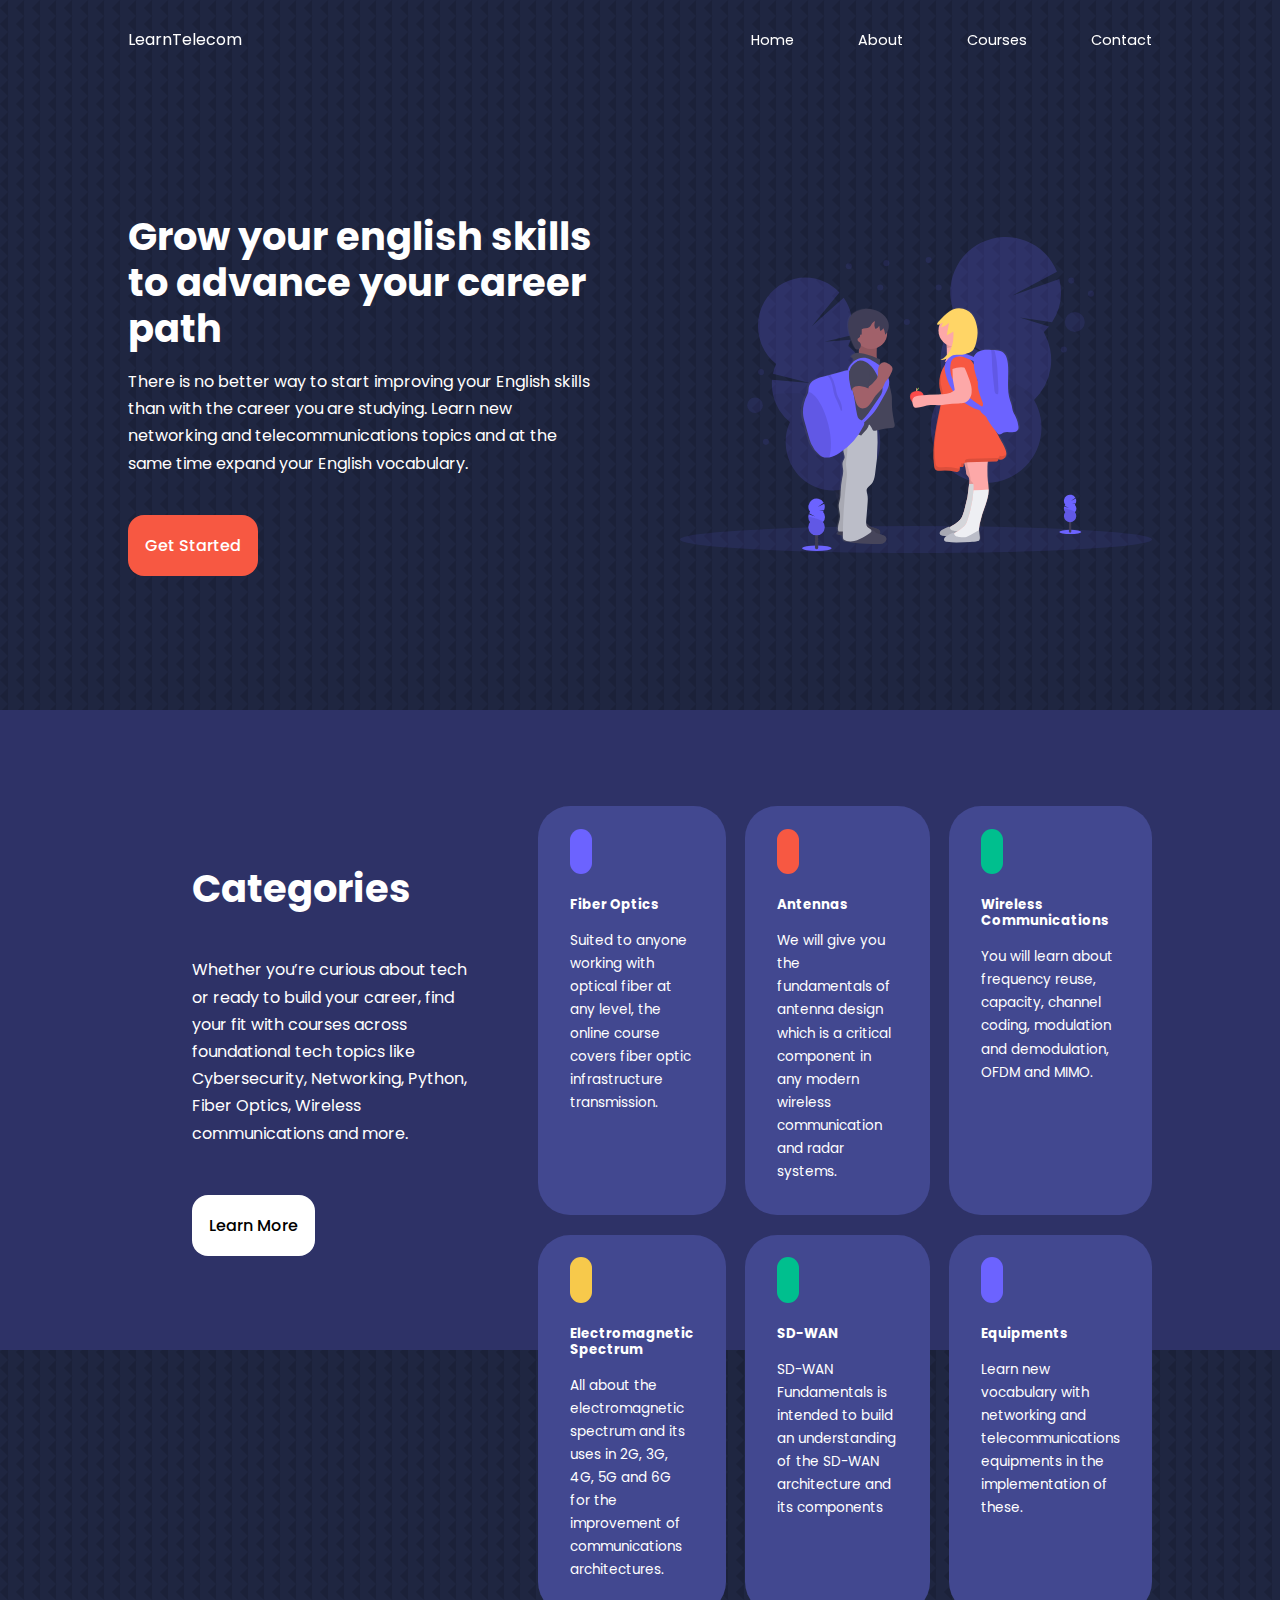
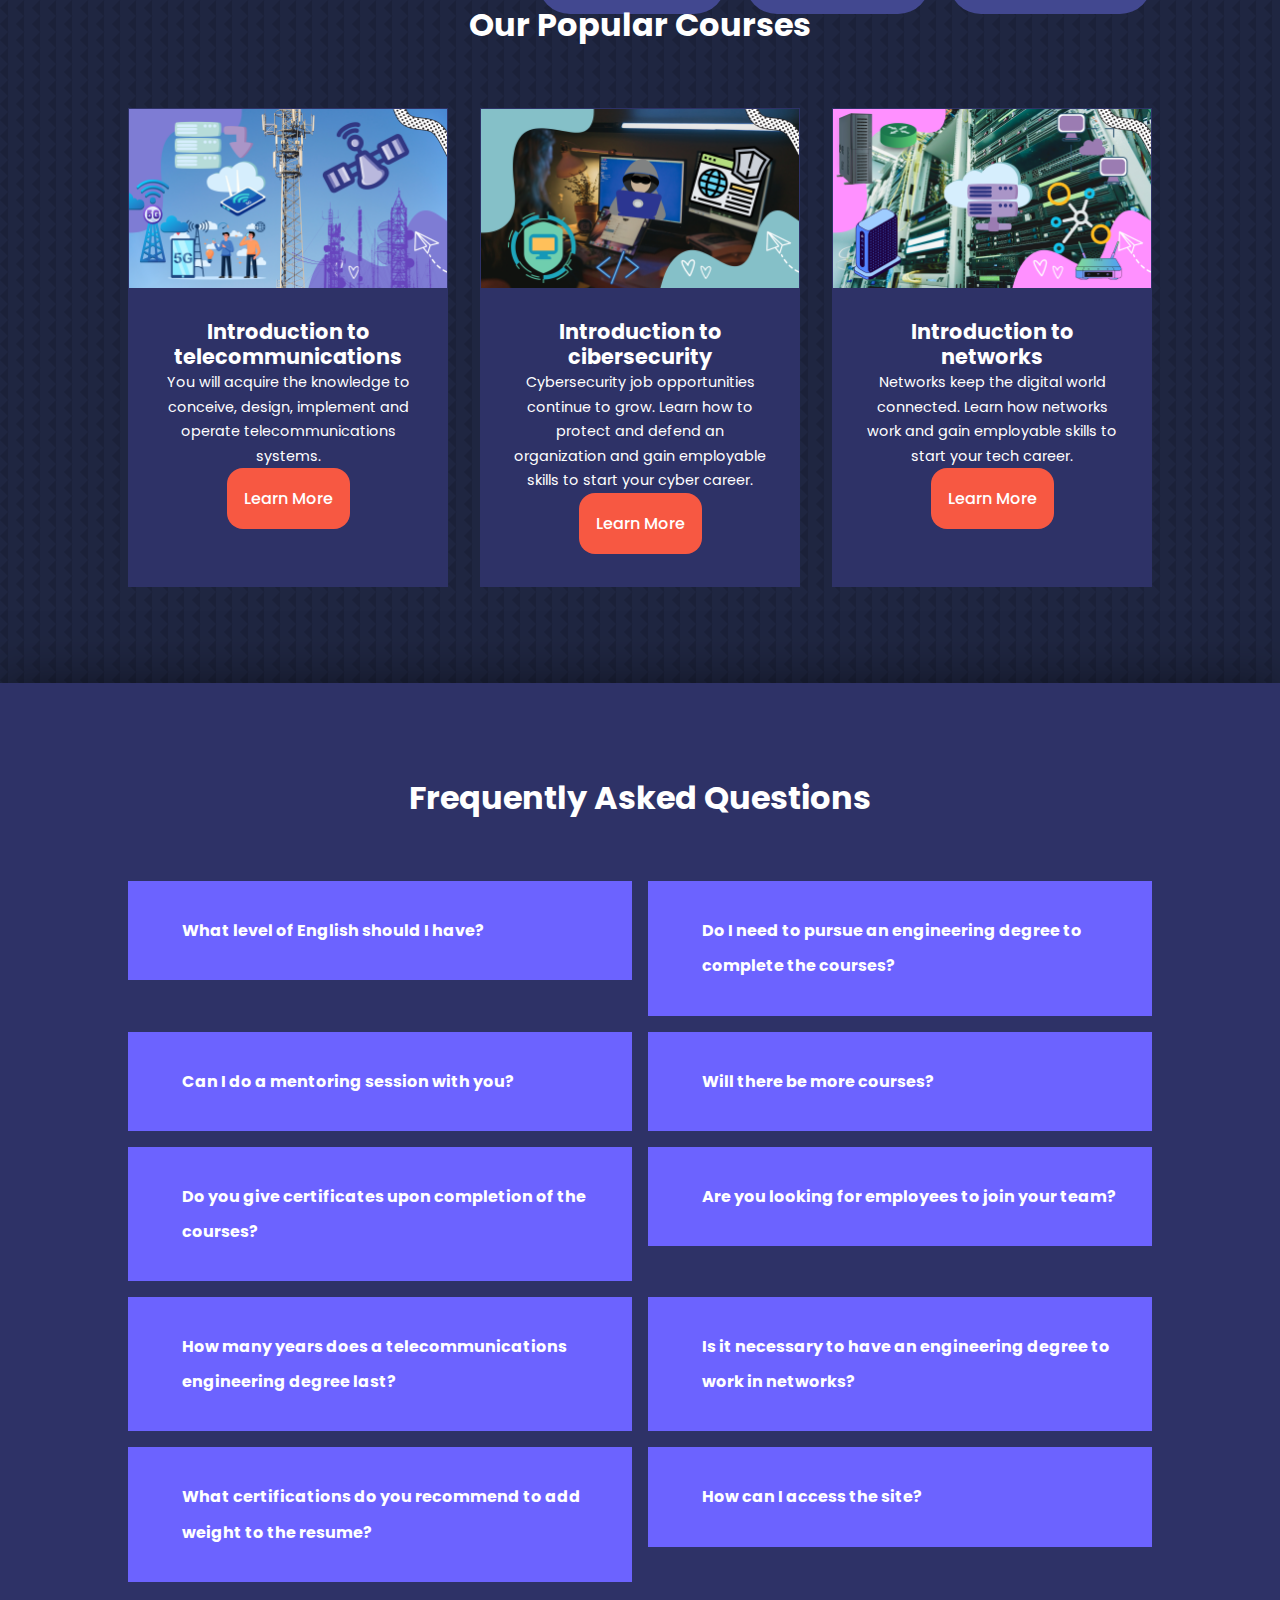
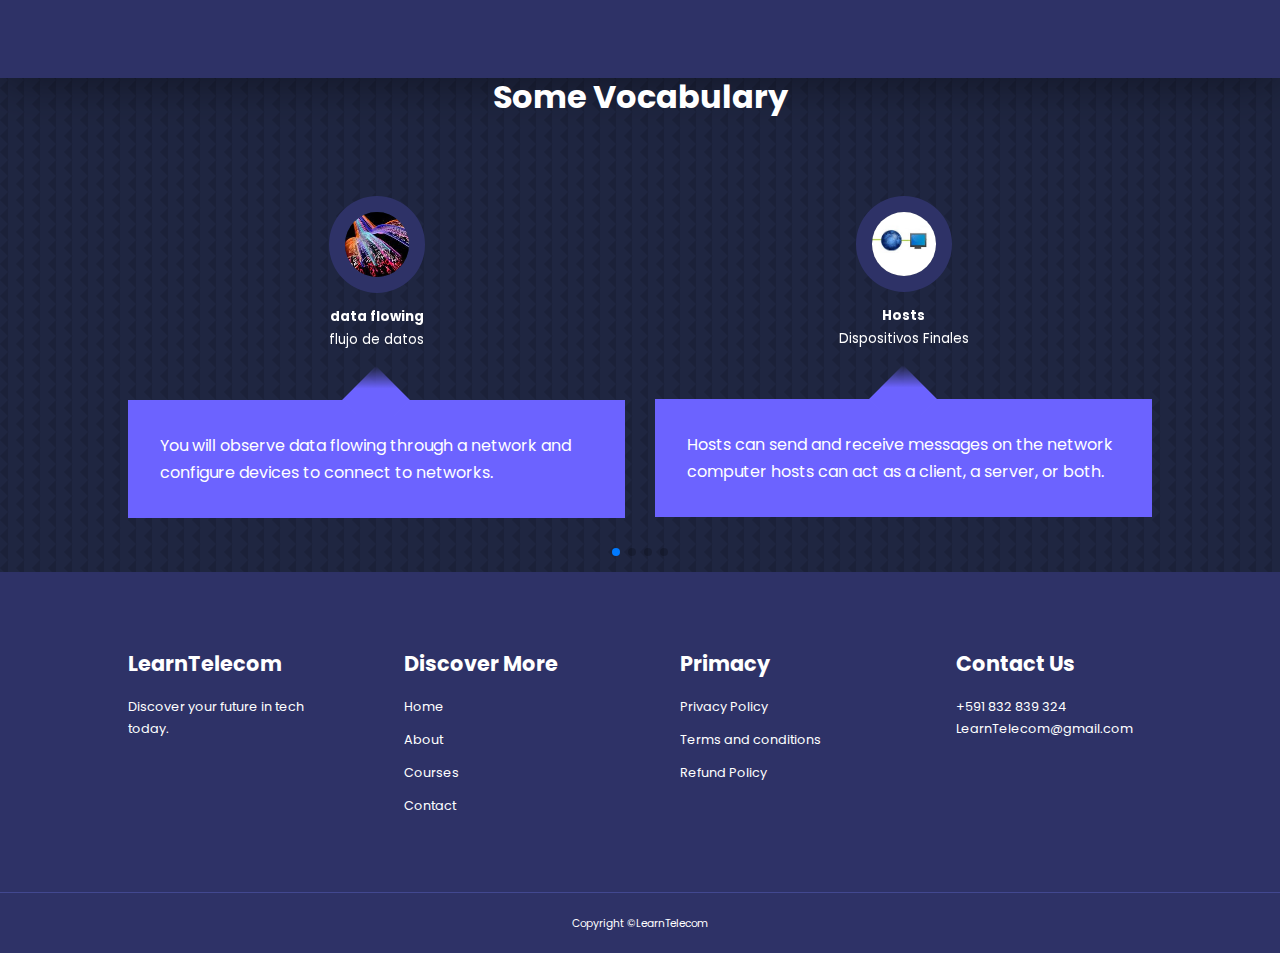
<file: index.html>
<!DOCTYPE html>
<html lang="en">
<head>
    <meta charset="UTF-8">
    <meta name="viewport" content="width=device-width, initial-scale=1.0">
    <title>Education in telecom with English</title>

    <!-- ICONSCOUT CDN-->
    <link rel="stylesheet" href="https://unicons.iconscout.com/release/v2.1.6/css/unicons.css">

    <!-- SWIPER JS-->
    <link
  rel="stylesheet"
  href="https://cdn.jsdelivr.net/npm/swiper@10/swiper-bundle.min.css"
/>

    <link rel="stylesheet" href="./css/style.css">
    <style>
        body{
            background-image:  url("./images/bg-texture.png");
        }
    </style>
</head>
<body>

    <nav>
        <div class="container nav__container">
            <a href="index.html">LearnTelecom</a>
            <ul class="nav__menu">
                <li><a href="index.html">Home</a></li>
                <li><a href="about.html">About</a></li>
                <li><a href="courses.html">Courses</a></li>
                <li><a href="contact.html">Contact</a></li>
            </ul>
            <button id="open-menu-btn"><i class="uil uil-bars"></i> </button>
            <button id="close-menu-btn"><i class="uil uil-multiply"></i> </button>
        </div>
    </nav>


    <header>
        <div class="container header__container">
            <div class="header__left">
                <h1>Grow your english skills to advance your career path</h1>
                <p>There is no better way to start improving your English skills than with the career you are studying. Learn new networking and telecommunications topics and at the same time expand your English vocabulary.</p>
                <a href="courses.html" class="btn btn-primary">Get Started</a>
            </div>

            <div class="header__right">
                <div class="header__right-image">
                    <img src="./images/header.svg">
                </div>

            </div>

        </div>

    </header>


    





    <section class="categories">
        <div class="container categories__container">
            <div class="categories__left">
                <h1>Categories</h1>
                <p>Whether you’re curious about tech or ready to build your career, find your fit with courses across foundational tech topics like Cybersecurity, Networking, Python, Fiber Optics, Wireless communications and more.</p>
                <a href="#" class="btn">Learn More</a>
            </div>

            <div class="categories__right">
                <article class="category">
                    <span class="category__icon"><i class="uil uil-bitcoin-circle"></i></span>
                    <h5>Fiber Optics</h5>
                    <p>Suited to anyone working with optical fiber at any level, the online course covers fiber optic infrastructure transmission.</p>
                </article>

                <article class="category">
                    <span class="category__icon"><i class="uil uil-palette"></i></span>
                    <h5>Antennas</h5>
                    <p>We will give you the fundamentals of antenna design which is a critical component in any modern wireless communication and radar systems.</p>
                </article>

                <article class="category">
                    <span class="category__icon"><i class="uil uil-usd-circle"></i></span>
                    <h5>Wireless Communications</h5>
                    <p>You will learn about frequency reuse, capacity, channel coding, modulation and demodulation, OFDM and MIMO.</p>
                </article>

                <article class="category">
                    <span class="category__icon"><i class="uil uil-megaphone"></i></span>
                    <h5>Electromagnetic Spectrum</h5>
                    <p>All about the electromagnetic spectrum and its uses in 2G, 3G, 4G, 5G and 6G for the improvement of communications architectures.</p>
                </article>

                <article class="category">
                    <span class="category__icon"><i class="uil uil-music"></i></span>
                    <h5>SD-WAN</h5>
                    <p>SD-WAN Fundamentals is intended to build an understanding of the SD-WAN architecture and its components</p>
                </article>

                <article class="category">
                    <span class="category__icon"><i class="uil uil-puzzle-piece"></i></span>
                    <h5>Equipments</h5>
                    <p>Learn new vocabulary with networking and telecommunications equipments in the implementation of these.</p>
                </article>

            </div>
        </div>
    </section>






    <section class="courses">
        <h2>Our Popular Courses</h2>
        <div class="container courses__container">
            <article class="course">
                <div class="course__image">
                    <img src="./images/telecom.png" >

                </div>
                <div class="course__info">
                    <h4>Introduction to telecommunications</h4>
                    <p>You will acquire the knowledge to conceive, design, implement and operate telecommunications systems.</p>
                    <a href="courses.html" class="btn btn-primary "">Learn More</a>
                </div>
            </article>


            <article class="course">
                <div class="course__image">
                    <img src="./images/cyber.png" >

                </div>
                <div class="course__info">
                    <h4>Introduction to cibersecurity</h4>
                    <p>Cybersecurity job opportunities continue to grow. Learn how to protect and defend an organization and gain employable skills to start your cyber career.</p>
                    <a href="courses.html" class="btn btn-primary ">Learn More</a>
                </div>
            </article>


            <article class="course">
                <div class="course__image">
                    <img src="./images/network.png" >

                </div>
                <div class="course__info">
                    <h4>Introduction to networks</h4>
                    <p>Networks keep the digital world connected. Learn how networks work and gain employable skills to start your tech career.</p>
                    <a href="courses.html" class="btn btn-primary ">Learn More</a>
                </div>
            </article>

        </div>
    </section>








    <section class="faqs">
        <h2>Frequently Asked Questions</h2>
        <div class="container faqs__container">
            <article class="faq ">
                <div class="faq__icon"><i class="uil uil-plus"></i></div>
                <div class="question__answer">
                    <h4>What level of English should I have?</h4>
                    <p>
                        You must have a basic or intermediate level of English.
                    </p>
                </div>
            </article>

            <article class="faq">
                <div class="faq__icon"><i class="uil uil-plus"></i></div>
                <div class="question__answer">
                    <h4>Do I need to pursue an engineering degree to complete the courses?</h4>
                    <p>
                        It is not necessary, the courses are open to all students or enthusiastic professionals who want to acquire new skills and learn English.
                    </p>
                </div>
            </article>

            <article class="faq">
                <div class="faq__icon"><i class="uil uil-plus"></i></div>
                <div class="question__answer">
                    <h4>Can I do a mentoring session with you?</h4>
                    <p>
                        Of course we do, we offer paid mentorships for anyone who wants career guidance and job opportunities.
                    </p>
                </div>
            </article>

            <article class="faq">
                <div class="faq__icon"><i class="uil uil-plus"></i></div>
                <div class="question__answer">
                    <h4>Will there be more courses?</h4>
                    <p>
                        Of course, our goal is to be able to scale with new courses and enhancements of new vocabulary learning.
                    </p>
                </div>
            </article>

            <article class="faq">
                <div class="faq__icon"><i class="uil uil-plus"></i></div>
                <div class="question__answer">
                    <h4>Do you give certificates upon completion of the courses?</h4>
                    <p>
                        Not yet but we are working on it. Updates and new opportunities will be coming soon.
                    </p>
                </div>
            </article>

            <article class="faq">
                <div class="faq__icon"><i class="uil uil-plus"></i></div>
                <div class="question__answer">
                    <h4>Are you looking for employees to join your team?</h4>
                    <p>
                        If you are interested and you are a full-stack developer contact us.
                    </p>
                </div>
            </article>

            <article class="faq">
                <div class="faq__icon"><i class="uil uil-plus"></i></div>
                <div class="question__answer">
                    <h4>How many years does a telecommunications engineering degree last?</h4>
                    <p>
                        Depending on the country you are in, in Latin America the average length of an engineering degree is 4 years.
                    </p>
                </div>
            </article>

            <article class="faq">
                <div class="faq__icon"><i class="uil uil-plus"></i></div>
                <div class="question__answer">
                    <h4>Is it necessary to have an engineering degree to work in networks?</h4>
                    <p>
                        It is not necessary but to work you need validation of your knowledge and you can do it with certifications and experience.
                    </p>
                </div>
            </article>

            <article class="faq">
                <div class="faq__icon"><i class="uil uil-plus"></i></div>
                <div class="question__answer">
                    <h4>What certifications do you recommend to add weight to the resume?</h4>
                    <p>
                        Comptia A+, Comptia security+, Comptia network+, CCNA, Comptia linux+ and python are some of the certifications that will help you to have a good networking profile.
                    </p>
                </div>
            </article>

            <article class="faq">
                <div class="faq__icon"><i class="uil uil-plus"></i></div>
                <div class="question__answer">
                    <h4>How can I access the site?</h4>
                    <p>
                        Through github https://github.com/Betelgeusep where you can find the source code and how the whole project was done. Don't forget to give it a star to keep creating projects like this :)
                    </p>
                </div>
            </article>

        </div>
    </section>








    <section class="container testimonials_container swiper mySwiper">
        <h2>Some Vocabulary</h2>
        <div class="swiper-wrapper">
            <article class="testimonial swiper-slide">
                <div class="avatar">
                    <img src="./images/data-flow.jpg">
                </div>
                <div class="testimonial__info">
                    
                   <h5>data flowing</h5> 
                    <small>flujo de datos</small>
                </div>
                <div class="testimonial__body">
                    <p> You will observe data flowing through a network and configure devices to connect to networks.</p>
                </div>

            </article>


            <article class="testimonial swiper-slide">
                <div class="avatar">
                    <img src="./images/hosts.jpg">
                </div>
                <div class="testimonial__info">
                    <h5>Hosts</h5>
                    <small>Dispositivos Finales</small>
                </div>
                <div class="testimonial__body">
                    <p>Hosts can send and receive messages on the network computer hosts can act as a client, a server, or both.</p>
                </div>

            </article>

            <article class="testimonial swiper-slide">
                <div class="avatar">
                    <img src="./images/wired.jpeg">
                </div>
                <div class="testimonial__info">
                    <h5>wired connectivity</h5>
                    <small>Conexión Cableada</small>
                </div>
                <div class="testimonial__body">
                    <p>Bluetooth is intended to replace wired connectivity for accessories</p>
                </div>

            </article>

            <article class="testimonial swiper-slide">
                <div class="avatar">
                    <img src="./images/throughput.jpg">
                </div>
                <div class="testimonial__info">
                    <h5>Throughput</h5>
                    <small> tasa de transferencia efectiva </small>
                </div>
                <div class="testimonial__body">
                    <p>Network throughput refers to the rate of message delivery over a communication channel, such as Ethernet or packet radio, in a communication network.</p>
                </div>

            </article>

            <article class="testimonial swiper-slide">
                <div class="avatar">
                    <img src="./images/dual.png">
                </div>
                <div class="testimonial__info">
                    <h5>Dual stack</h5>
                    <small>Doble paquete</small>
                </div>
                <div class="testimonial__body">
                    <p>It is one of the most widely adopted techniques for IPv6 migration. It helps to establish communication between your IPv6 network and the native IPv4 hosts and applications. </p>
                </div>

            </article>

            
        </div>
        <div class="swiper-pagination"></div>

    </section>





    <footer >
        <div class="container footer__container">
            <div class="footer__1">
                <a href="index.html" class="footer_logo"><h4>LearnTelecom</h4></a>
            <p>Discover your future in tech today.</p>
            </div>
            
    

            <div class="footer__2">
                <h4>Discover More</h4>
                <ul class="permalinks">
                    <li><a href="index.html">Home</a></li>
                    <li><a href="about.html">About</a></li>
                    <li><a href="courses.html">Courses</a></li>
                    <li><a href="contact.html">Contact</a></li>
                </ul>
            </div>


            <div class="footer__3">
                <h4>Primacy</h4>
                <ul class="privacy">
                    <li><a href="#">Privacy Policy</a></li>
                    <li><a href="#">Terms and conditions</a></li>
                    <li><a href="#">Refund Policy</a></li>
                </ul>
            </div>

            <div class="footer__4">
                <h4>Contact Us</h4>
                
                    <p>+591 832 839 324</p>
                    <p>LearnTelecom@gmail.com</p>
                    <ul class="footer__socials">
                        <li><a href="#"><i class="uil uil-facebook-f"></i></a></li>
                        <li><a href="#"><i class="uil uil-instagram-alt"></i></a></li>
                        <li><a href="#"><i class="uil uil-twitter"></i></a></li>
                        <li><a href="#"><i class="uil uil-linkedin-alt"></i></a></li>    
                    </ul>
                
            </div>

        </div>
            <div class="footer__copyright">
                <small>Copyright &copy;LearnTelecom</small>
            </div>
        
    </footer>











    <script src="https://cdn.jsdelivr.net/npm/swiper@10/swiper-bundle.min.js"></script>
    <script src="./main.js" ></script>

    <script>
        var swiper = new Swiper(".mySwiper", {
          slidesPerView: 2,
          spaceBetween: 30,
          pagination: {
            el: ".swiper-pagination",
            clickable: true,
            //when window w
            breakpoints: {
                600:{
                    slidesPerView:2
                }
            }
          },
        });
      </script>
</body>
</html>
</file>
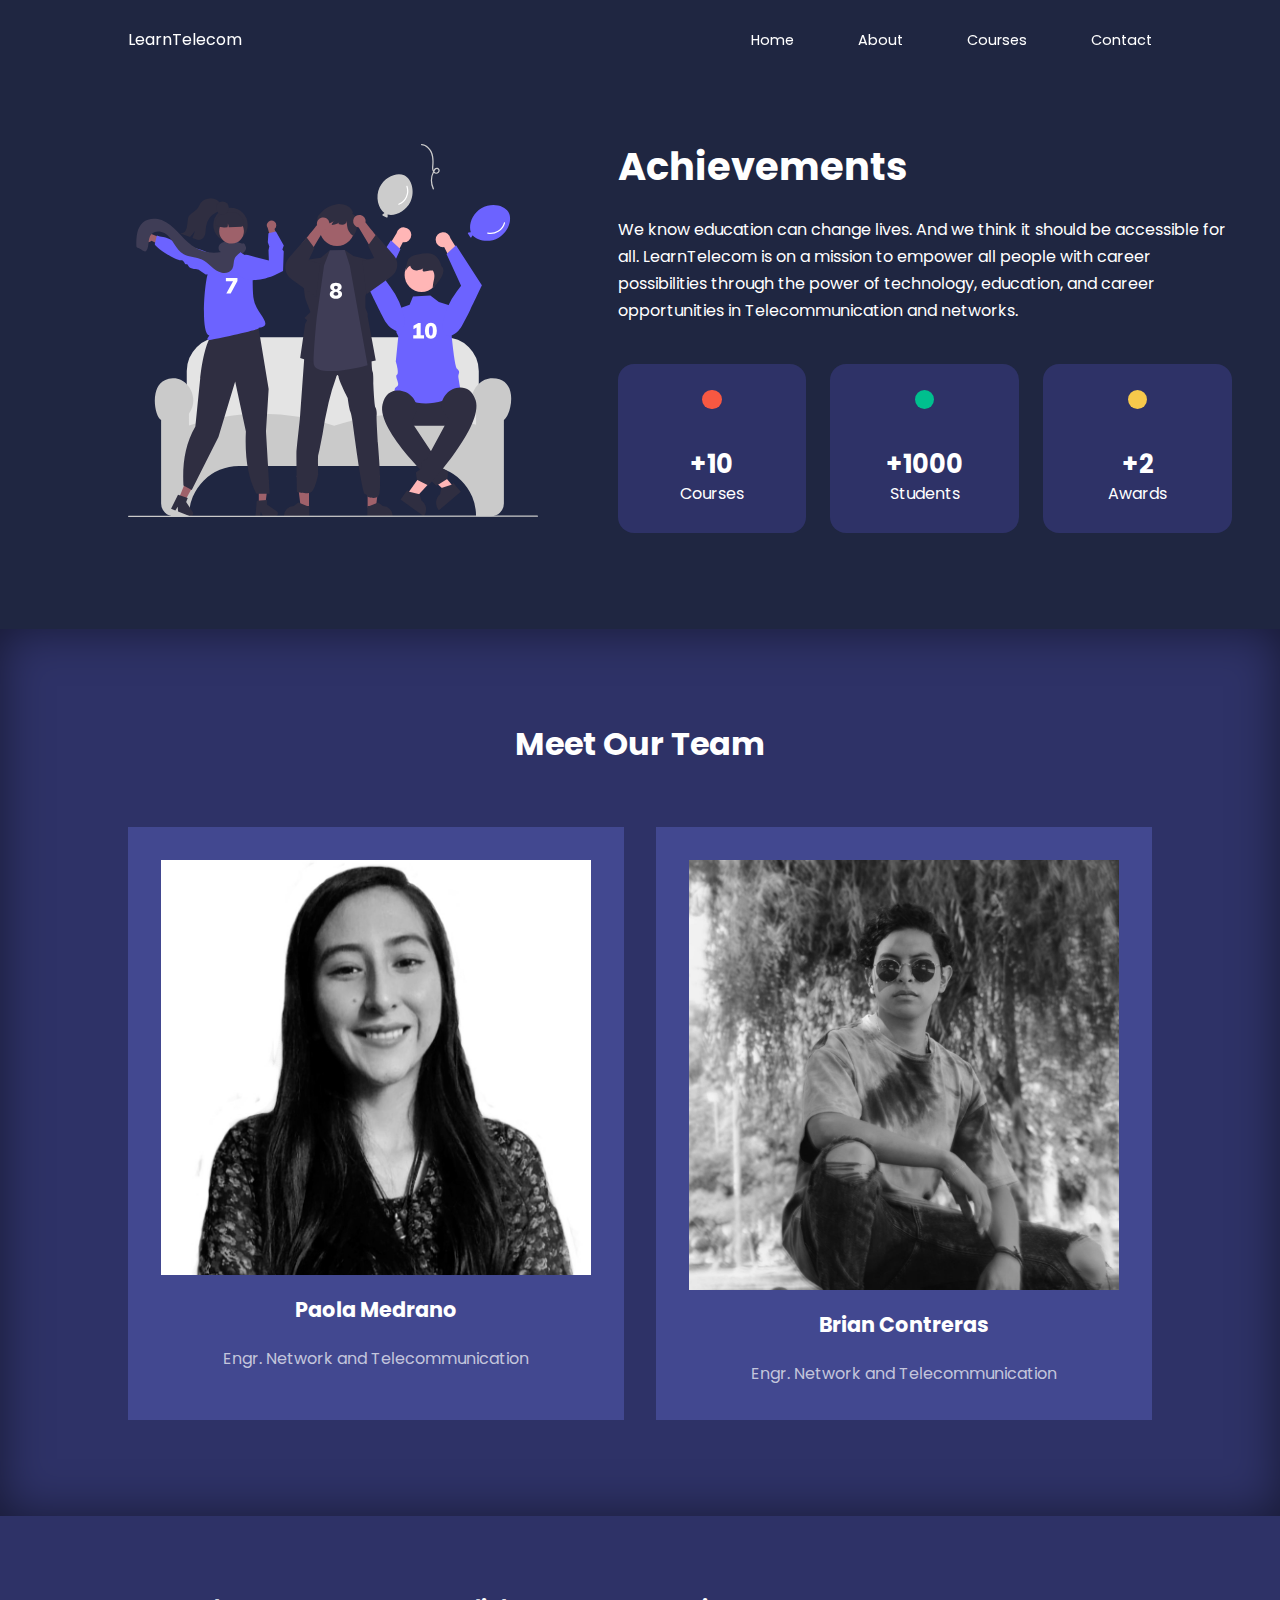
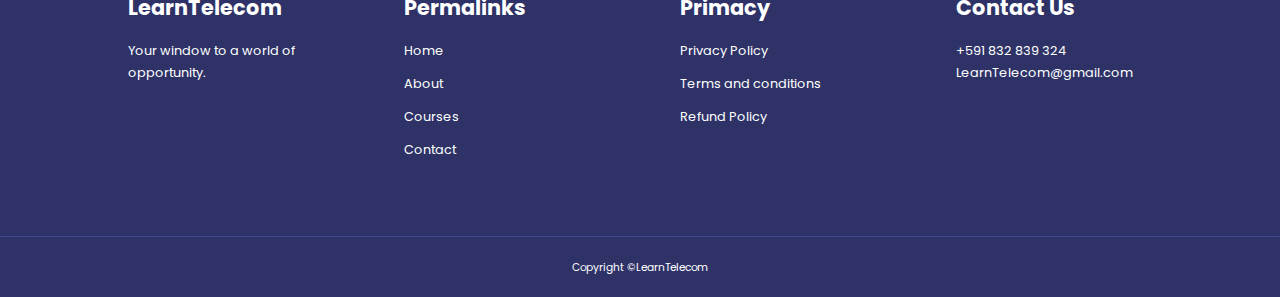
<file: about.html>
<!DOCTYPE html>
<html lang="en">
<head>
    <meta charset="UTF-8">
    <meta name="viewport" content="width=device-width, initial-scale=1.0">
    <title>Education in telecom with English</title>

    <!-- ICONSCOUT CDN-->
    <link rel="stylesheet" href="https://unicons.iconscout.com/release/v2.1.6/css/unicons.css">

   

    <link rel="stylesheet" href="./css/style.css">
    <link rel="stylesheet" href="./css/about.css">
</head>
<body>

    <nav>
        <div class="container nav__container">
            <a href="index.html">LearnTelecom</a>
            <ul class="nav__menu">
                <li><a href="index.html">Home</a></li>
                <li><a href="about.html">About</a></li>
                <li><a href="courses.html">Courses</a></li>
                <li><a href="contact.html">Contact</a></li>
            </ul>
            <button id="open-menu-btn"><i class="uil uil-bars"></i> </button>
            <button id="close-menu-btn"><i class="uil uil-multiply"></i> </button>
        </div>
    </nav>





    <section class="about__achievements">
        <div class="container about__achievements-container">
            <div class="about__achievements-left">
                <img src="./images/about achievements.svg" alt="">

            </div>

            <div class="about__achievements-right">
                <h1>Achievements</h1>
                <p>We know education can change lives. And we think it should be accessible for all. LearnTelecom is on a mission to empower all people with career possibilities through the power of technology, education, and career opportunities in Telecommunication and networks.</p>

                <div class="achievements__cards">
                    <article class="achievement__card">
                        <span class="achievement__icon">
                            <i class="uil uil-video"></i>
                        </span>
                        <h3>+10</h3>
                        <p>Courses</p>
                    </article>
    
                    <article class="achievement__card">
                        <span class="achievement__icon">
                            <i class="uil uil-users-alt"></i>
                        </span>
                        <h3>+1000</h3>
                        <p>Students</p>
                    </article>
    
                    <article class="achievement__card">
                        <span class="achievement__icon">
                            <i class="uil uil-trophy"></i>
                        </span>
                        <h3>+2</h3>
                        <p>Awards</p>
                    </article>
                </div>
            </div>
            
           
        </div>


    </section>



   <section class="team">
    <h2>Meet Our Team</h2>
    <div class="container team__container">
        <article class="team__member">
            <div class="team__member-image">
                <img src="./images/Foto Retrato Paola Medrano.jpg" >
            </div>
            <div class="team__member-info">
                <h4>Paola Medrano</h4>
                <p>Engr. Network and Telecommunication</p>
            </div>
            <div class="team__member-socials">
                <a href="https://instagram.com/betelgeusep_astronomy?igshid=ZGUzMzM3NWJiOQ==" target="blank"><i class="uil uil-instagram"></i></a>
                <a href="https://twitter.com" target="blank"><i class="uil uil-twitter-alt"></i></a>
                <a href="https://linkedin.com" target="blank"><i class="uil uil-linkedin-alt"></i></a>
            </div>

        </article>


        <article class="team__member">
            <div class="team__member-image">
                <img src="./images/brian.jpeg" >
            </div>
            <div class="team__member-info">
                <h4>Brian Contreras</h4>
                <p>Engr. Network and Telecommunication</p>
            </div>
            <div class="team__member-socials">
                <a href="https://www.instagram.com/ryan_noise_gsounds/?hl=es-la" target="blank"><i class="uil uil-instagram"></i></a>
                <a href="https://twitter.com" target="blank"><i class="uil uil-twitter-alt"></i></a>
                <a href="https://linkedin.com" target="blank"><i class="uil uil-linkedin-alt"></i></a>
            </div>

        </article>

    </div>
   </section>











    





    <footer >
        <div class="container footer__container">
            <div class="footer__1">
                <a href="index.html" class="footer_logo"><h4>LearnTelecom</h4></a>
            <p>Your window to a world of opportunity.</p>
            </div>
            
    

            <div class="footer__2">
                <h4>Permalinks</h4>
                <ul class="permalinks">
                    <li><a href="index.html">Home</a></li>
                    <li><a href="about.html">About</a></li>
                    <li><a href="courses.html">Courses</a></li>
                    <li><a href="contact.html">Contact</a></li>
                </ul>
            </div>


            <div class="footer__3">
                <h4>Primacy</h4>
                <ul class="privacy">
                    <li><a href="#">Privacy Policy</a></li>
                    <li><a href="#">Terms and conditions</a></li>
                    <li><a href="#">Refund Policy</a></li>
                </ul>
            </div>

            <div class="footer__4">
                <h4>Contact Us</h4>
                
                    <p>+591 832 839 324</p>
                    <p>LearnTelecom@gmail.com</p>
                    <ul class="footer__socials">
                        <li><a href="#"><i class="uil uil-facebook-f"></i></a></li>
                        <li><a href="#"><i class="uil uil-instagram-alt"></i></a></li>
                        <li><a href="#"><i class="uil uil-twitter"></i></a></li>
                        <li><a href="#"><i class="uil uil-linkedin-alt"></i></a></li>    
                    </ul>
                
            </div>

        </div>
            <div class="footer__copyright">
                <small>Copyright &copy;LearnTelecom</small>
            </div>
        
    </footer>











   
    <script src="./main.js"></script>

   
</body>
</html>
</file>
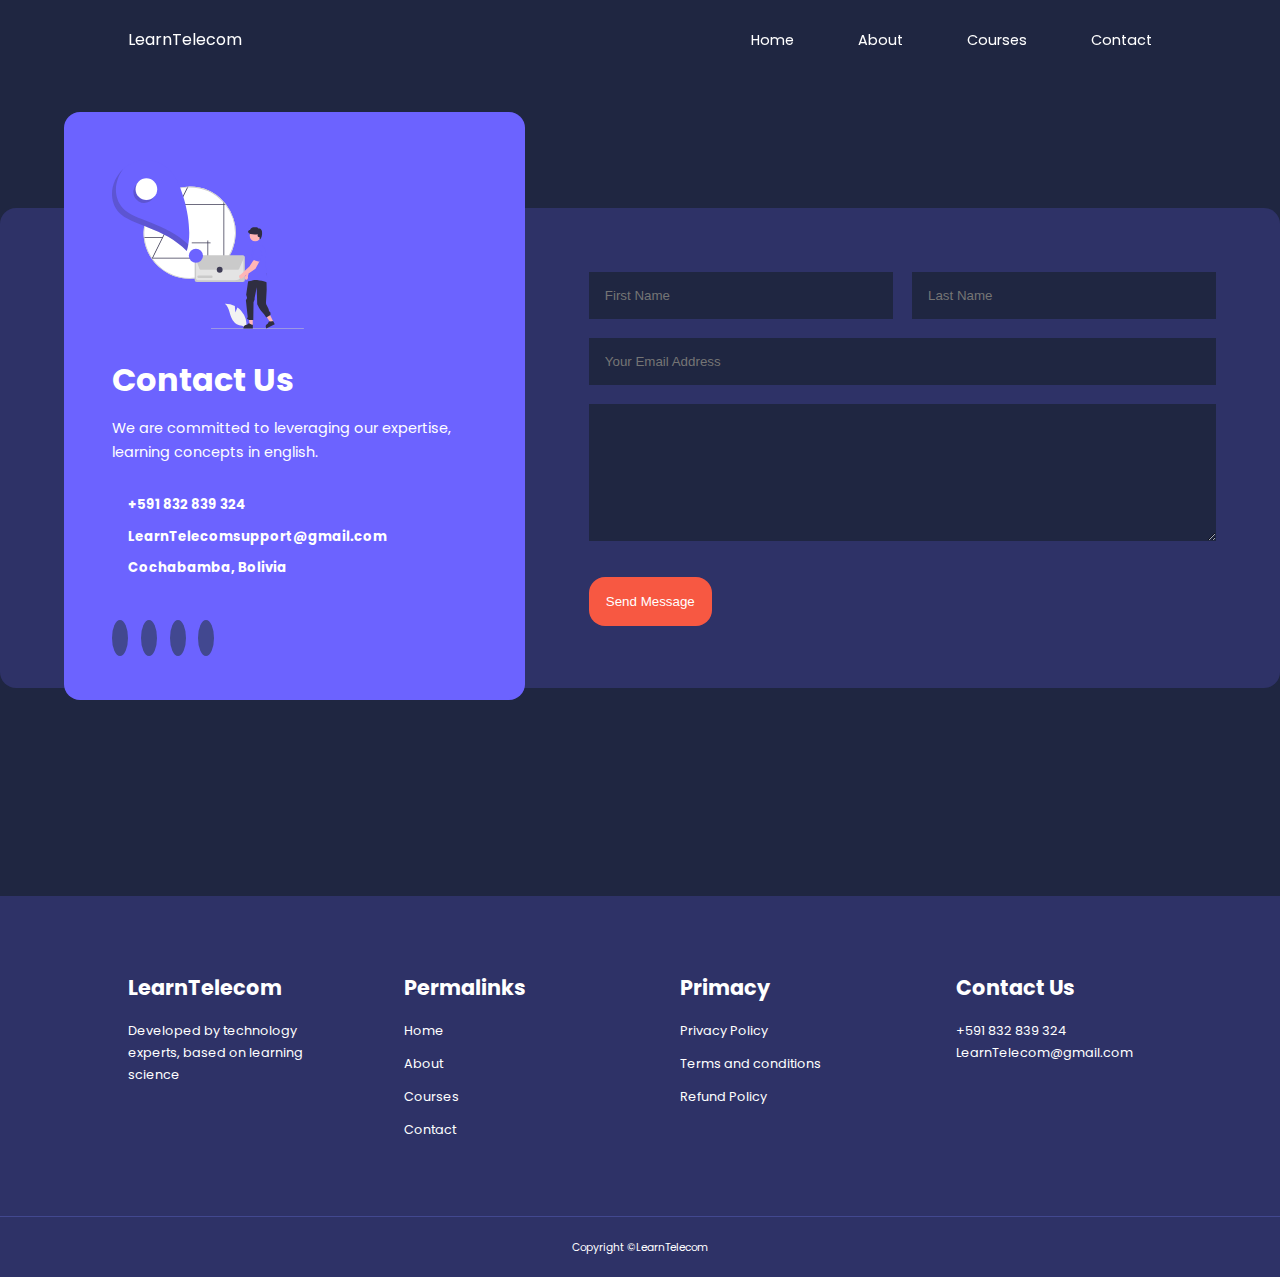
<file: contact.html>
<!DOCTYPE html>
<html lang="en">
<head>
    <meta charset="UTF-8">
    <meta name="viewport" content="width=device-width, initial-scale=1.0">
    <title>Education in telecom with English</title>

    <!-- ICONSCOUT CDN-->
    <link rel="stylesheet" href="https://unicons.iconscout.com/release/v2.1.6/css/unicons.css">

   

    <link rel="stylesheet" href="./css/style.css">
    <link rel="stylesheet" href="./css/contact.css">
</head>
<body>

    <nav>
        <div class="container nav__container">
            <a href="index.html">LearnTelecom</a>
            <ul class="nav__menu">
                <li><a href="index.html">Home</a></li>
                <li><a href="about.html">About</a></li>
                <li><a href="courses.html">Courses</a></li>
                <li><a href="contact.html">Contact</a></li>
            </ul>
            <button id="open-menu-btn"><i class="uil uil-bars"></i> </button>
            <button id="close-menu-btn"><i class="uil uil-multiply"></i> </button>
        </div>
    </nav>



<section class="contact">
    <div class="cotainer contact__container">
        <aside class="contact__aside">
            <div class="aside__image">
                <img src="./images/contact.svg" >
            </div>
            <h2>Contact Us</h2>
            <p>We are committed to leveraging our expertise, learning concepts in english.</p>
            <ul class="contact__details">
                <li>
                    <i class="uil uil-phone-times"></i>
                    <h5>+591 832 839 324</h5>
                </li>
                <li>
                    <i class="uil uil-envelope"></i>
                    <h5>LearnTelecomsupport@gmail.com</h5>
                </li>
                <li>
                    <i class="uil uil-location-point"></i>
                    <h5>Cochabamba, Bolivia</h5>
                </li>
            </ul>

            <ul class="contact__socials">
                <li><a href="https::/facebook.com"><i class="uil uil-facebook-f"></i></a></li>
                <li><a href="https::/instagram.com"><i class="uil uil-instagram"></i></a></li>
                <li><a href="https::/twitter.com"><i class="uil uil-twitter"></i></a></li>
                <li><a href="https::/linkedin.com"><i class="uil uil-linkedin-alt"></i></a></li>

            </ul>
        </aside>

        <form  action="https://formspree.io/f/myyqzakg"  method="POST" class="contact__form">
            <div class="form__name">
                <input type="text" name="First Name" placeholder="First Name" required>
                <input type="text" name="Last Name" placeholder="Last Name" required>
            </div>
            <input type="email" name="Email Address" placeholder="Your Email Address" required>
            <textarea name="Message" rows="7" placeholder="Message" required> </textarea>
            <button type="submit" class="btn btn-primary">Send Message</button>

        </form>
    </div>

</section>


































<footer >
    <div class="container footer__container">
        <div class="footer__1">
            <a href="index.html" class="footer_logo"><h4>LearnTelecom</h4></a>
        <p>Developed by technology experts, based on learning science</p>
        </div>
        


        <div class="footer__2">
            <h4>Permalinks</h4>
            <ul class="permalinks">
                <li><a href="index.html">Home</a></li>
                <li><a href="about.html">About</a></li>
                <li><a href="courses.html">Courses</a></li>
                <li><a href="contact.html">Contact</a></li>
            </ul>
        </div>


        <div class="footer__3">
            <h4>Primacy</h4>
            <ul class="privacy">
                <li><a href="#">Privacy Policy</a></li>
                <li><a href="#">Terms and conditions</a></li>
                <li><a href="#">Refund Policy</a></li>
            </ul>
        </div>

        <div class="footer__4">
            <h4>Contact Us</h4>
            
                <p>+591 832 839 324</p>
                <p>LearnTelecom@gmail.com</p>
                <ul class="footer__socials">
                    <li><a href="#"><i class="uil uil-facebook-f"></i></a></li>
                    <li><a href="#"><i class="uil uil-instagram-alt"></i></a></li>
                    <li><a href="#"><i class="uil uil-twitter"></i></a></li>
                    <li><a href="#"><i class="uil uil-linkedin-alt"></i></a></li>    
                </ul>
            
        </div>

    </div>
        <div class="footer__copyright">
            <small>Copyright &copy;LearnTelecom</small>
        </div>
    
</footer>




<script src="./main.js"></script>










</body>
</html>
</file>
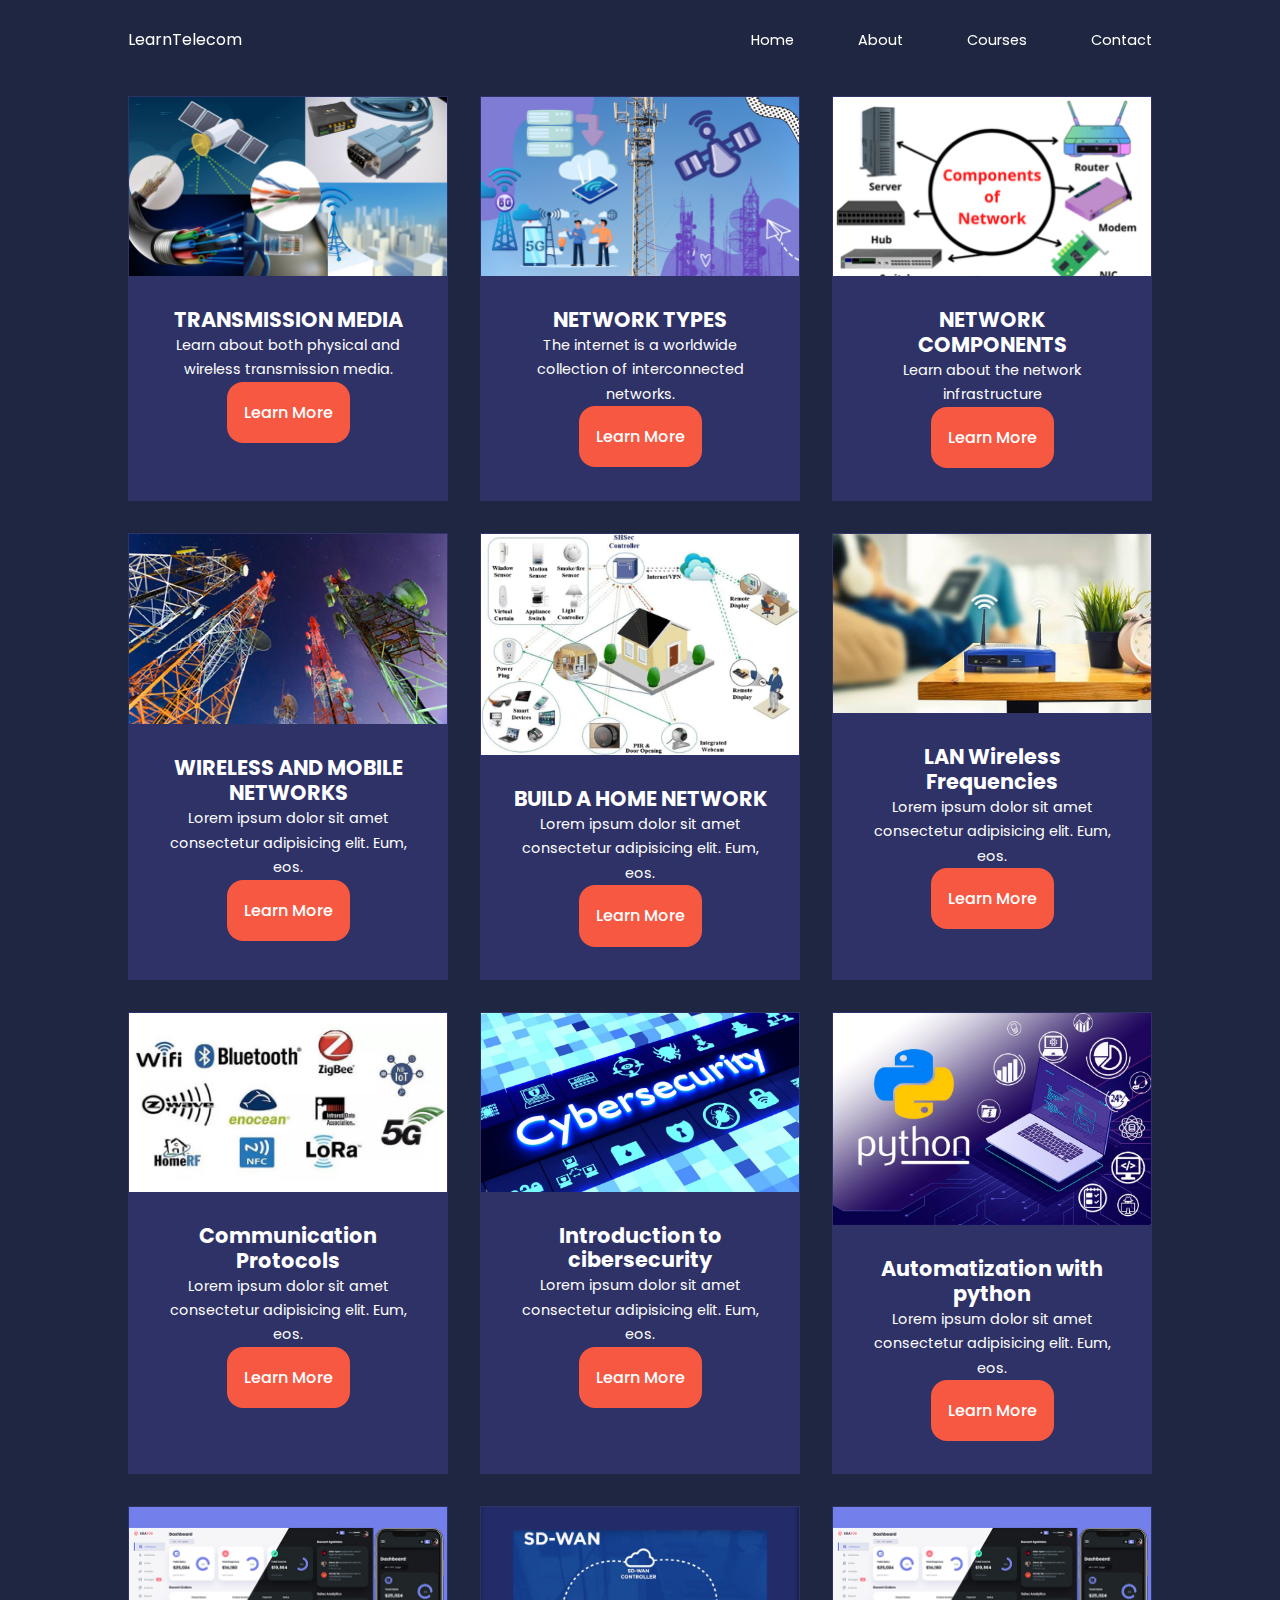
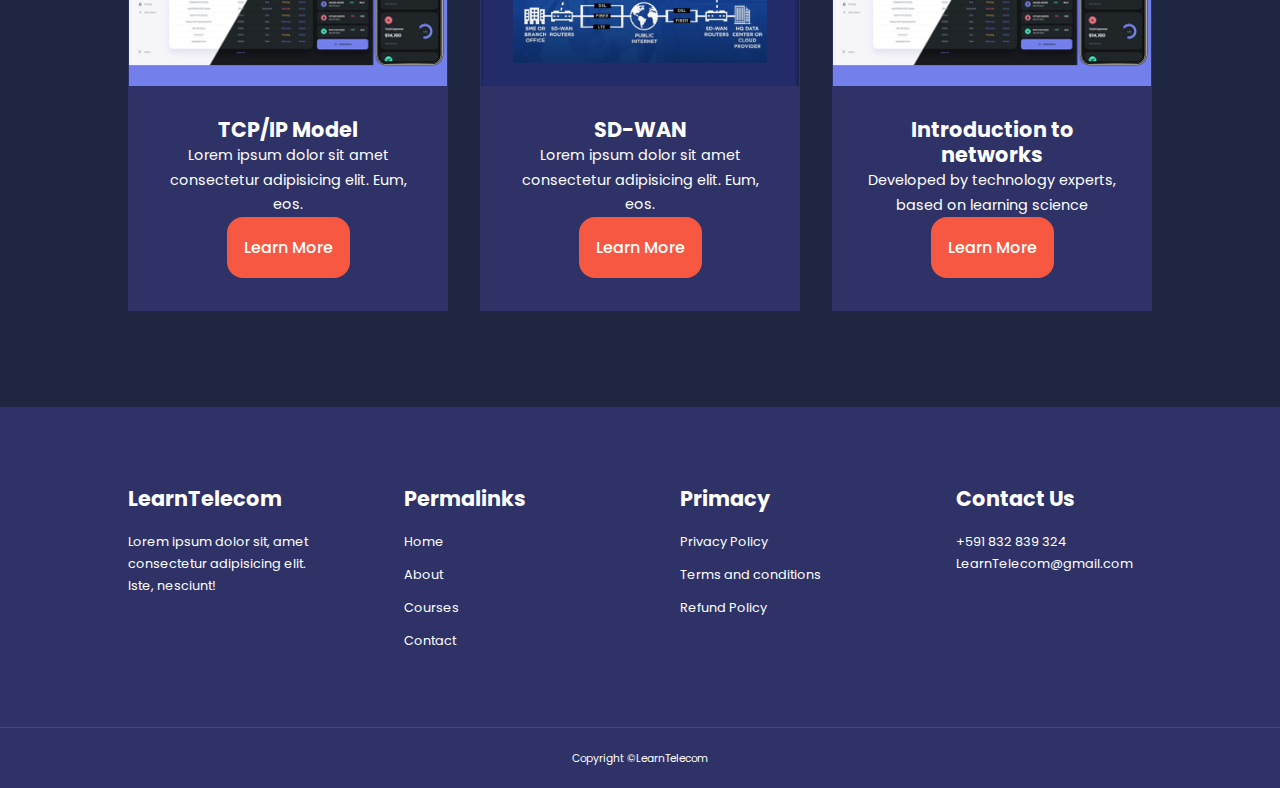
<file: courses.html>
<!DOCTYPE html>
<html lang="en">
<head>
    <meta charset="UTF-8">
    <meta name="viewport" content="width=device-width, initial-scale=1.0">
    <title>Education in telecom with English</title>

    <!-- ICONSCOUT CDN-->
    <link rel="stylesheet" href="https://unicons.iconscout.com/release/v2.1.6/css/unicons.css">

   

    <link rel="stylesheet" href="./css/style.css">
    <style>
        .courses{
            margin: 0;
        }
    </style>
    
<body>

    <nav>
        <div class="container nav__container">
            <a href="index.html">LearnTelecom</a>
            <ul class="nav__menu">
                <li><a href="index.html">Home</a></li>
                <li><a href="about.html">About</a></li>
                <li><a href="courses.html">Courses</a></li>
                <li><a href="contact.html">Contact</a></li>
            </ul>
            <button id="open-menu-btn"><i class="uil uil-bars"></i> </button>
            <button id="close-menu-btn"><i class="uil uil-multiply"></i> </button>
        </div>
    </nav>


    <section class="courses">
        
        <div class="container courses__container">
            <article class="course">
                <div class="course__image">
                    <img src="./images/media.png" >

                </div>
                <div class="course__info">
                    <h4>TRANSMISSION MEDIA</h4>
                    <p>Learn about both physical and wireless transmission media.</p>
                    <a href="/media_transmision.html" class="btn btn-primary "">Learn More</a>
                </div>
            </article>


            <article class="course">
                <div class="course__image">
                    <img src="./images/telecom.png" >

                </div>
                <div class="course__info">
                    <h4>NETWORK TYPES</h4>
                    <p>The internet is a worldwide collection of interconnected networks.</p>
                    <a href="courses.html" class="btn btn-primary ">Learn More</a>
                </div>
            </article>


            <article class="course">
                <div class="course__image">
                    <img src="./images/comp.png" >

                </div>
                <div class="course__info">
                    <h4>NETWORK COMPONENTS</h4>
                    <p>Learn about the network infrastructure</p>
                    <a href="courses.html" class="btn btn-primary ">Learn More</a>
                </div>
            </article>

            <article class="course">
                <div class="course__image">
                    <img src="./images/cur1.webp" >

                </div>
                <div class="course__info">
                    <h4>WIRELESS AND MOBILE NETWORKS</h4>
                    <p>Lorem ipsum dolor sit amet consectetur adipisicing elit. Eum, eos.</p>
                    <a href="courses.html" class="btn btn-primary "">Learn More</a>
                </div>
            </article>


            <article class="course">
                <div class="course__image">
                    <img src="./images/c4.png" >

                </div>
                <div class="course__info">
                    <h4>BUILD A HOME NETWORK </h4>
                    <p>Lorem ipsum dolor sit amet consectetur adipisicing elit. Eum, eos.</p>
                    <a href="courses.html" class="btn btn-primary ">Learn More</a>
                </div>
            </article>


            <article class="course">
                <div class="course__image">
                    <img src="./images/c5.jpg" >

                </div>
                <div class="course__info">
                    <h4>LAN Wireless Frequencies</h4>
                    <p>Lorem ipsum dolor sit amet consectetur adipisicing elit. Eum, eos.</p>
                    <a href="courses.html" class="btn btn-primary ">Learn More</a>
                </div>
            </article>
            <article class="course">
                <div class="course__image">
                    <img src="./images/c6.jpg" >

                </div>
                <div class="course__info">
                    <h4>Communication Protocols</h4>
                    <p>Lorem ipsum dolor sit amet consectetur adipisicing elit. Eum, eos.</p>
                    <a href="courses.html" class="btn btn-primary "">Learn More</a>
                </div>
            </article>


            <article class="course">
                <div class="course__image">
                    <img src="./images/c7.jpg" >

                </div>
                <div class="course__info">
                    <h4>Introduction to cibersecurity</h4>
                    <p>Lorem ipsum dolor sit amet consectetur adipisicing elit. Eum, eos.</p>
                    <a href="courses.html" class="btn btn-primary ">Learn More</a>
                </div>
            </article>


            <article class="course">
                <div class="course__image">
                    <img src="./images/cur3.jpg" >

                </div>
                <div class="course__info">
                    <h4>Automatization with python</h4>
                    <p>Lorem ipsum dolor sit amet consectetur adipisicing elit. Eum, eos.</p>
                    <a href="courses.html" class="btn btn-primary ">Learn More</a>
                </div>
            </article>

            <article class="course">
                <div class="course__image">
                    <img src="./images/course3.jpg" >

                </div>
                <div class="course__info">
                    <h4>TCP/IP Model</h4>
                    <p>Lorem ipsum dolor sit amet consectetur adipisicing elit. Eum, eos.</p>
                    <a href="courses.html" class="btn btn-primary ">Learn More</a>
                </div>
            </article>
            <article class="course">
                <div class="course__image">
                    <img src="./images/cur4.png" >

                </div>
                <div class="course__info">
                    <h4>SD-WAN</h4>
                    <p>Lorem ipsum dolor sit amet consectetur adipisicing elit. Eum, eos.</p>
                    <a href="courses.html" class="btn btn-primary ">Learn More</a>
                </div>
            </article>

            <article class="course">
                <div class="course__image">
                    <img src="./images/course3.jpg" >

                </div>
                <div class="course__info">
                    <h4>Introduction to networks</h4>
                    <p>Developed by technology experts, based on learning science</p>
                    <a href="courses.html" class="btn btn-primary ">Learn More</a>
                </div>
            </article>

        </div>
    </section>






    <footer >
        <div class="container footer__container">
            <div class="footer__1">
                <a href="index.html" class="footer_logo"><h4>LearnTelecom</h4></a>
            <p>Lorem ipsum dolor sit, amet consectetur adipisicing elit. Iste, nesciunt!</p>
            </div>
            
    

            <div class="footer__2">
                <h4>Permalinks</h4>
                <ul class="permalinks">
                    <li><a href="index.html">Home</a></li>
                    <li><a href="about.html">About</a></li>
                    <li><a href="courses.html">Courses</a></li>
                    <li><a href="contact.html">Contact</a></li>
                </ul>
            </div>


            <div class="footer__3">
                <h4>Primacy</h4>
                <ul class="privacy">
                    <li><a href="#">Privacy Policy</a></li>
                    <li><a href="#">Terms and conditions</a></li>
                    <li><a href="#">Refund Policy</a></li>
                </ul>
            </div>

            <div class="footer__4">
                <h4>Contact Us</h4>
                
                    <p>+591 832 839 324</p>
                    <p>LearnTelecom@gmail.com</p>
                    <ul class="footer__socials">
                        <li><a href="#"><i class="uil uil-facebook-f"></i></a></li>
                        <li><a href="#"><i class="uil uil-instagram-alt"></i></a></li>
                        <li><a href="#"><i class="uil uil-twitter"></i></a></li>
                        <li><a href="#"><i class="uil uil-linkedin-alt"></i></a></li>    
                    </ul>
                
            </div>

        </div>
            <div class="footer__copyright">
                <small>Copyright &copy;LearnTelecom</small>
            </div>
        
    </footer>

    <script src="./main.js"></script>

   
</body>
</html>
</file>
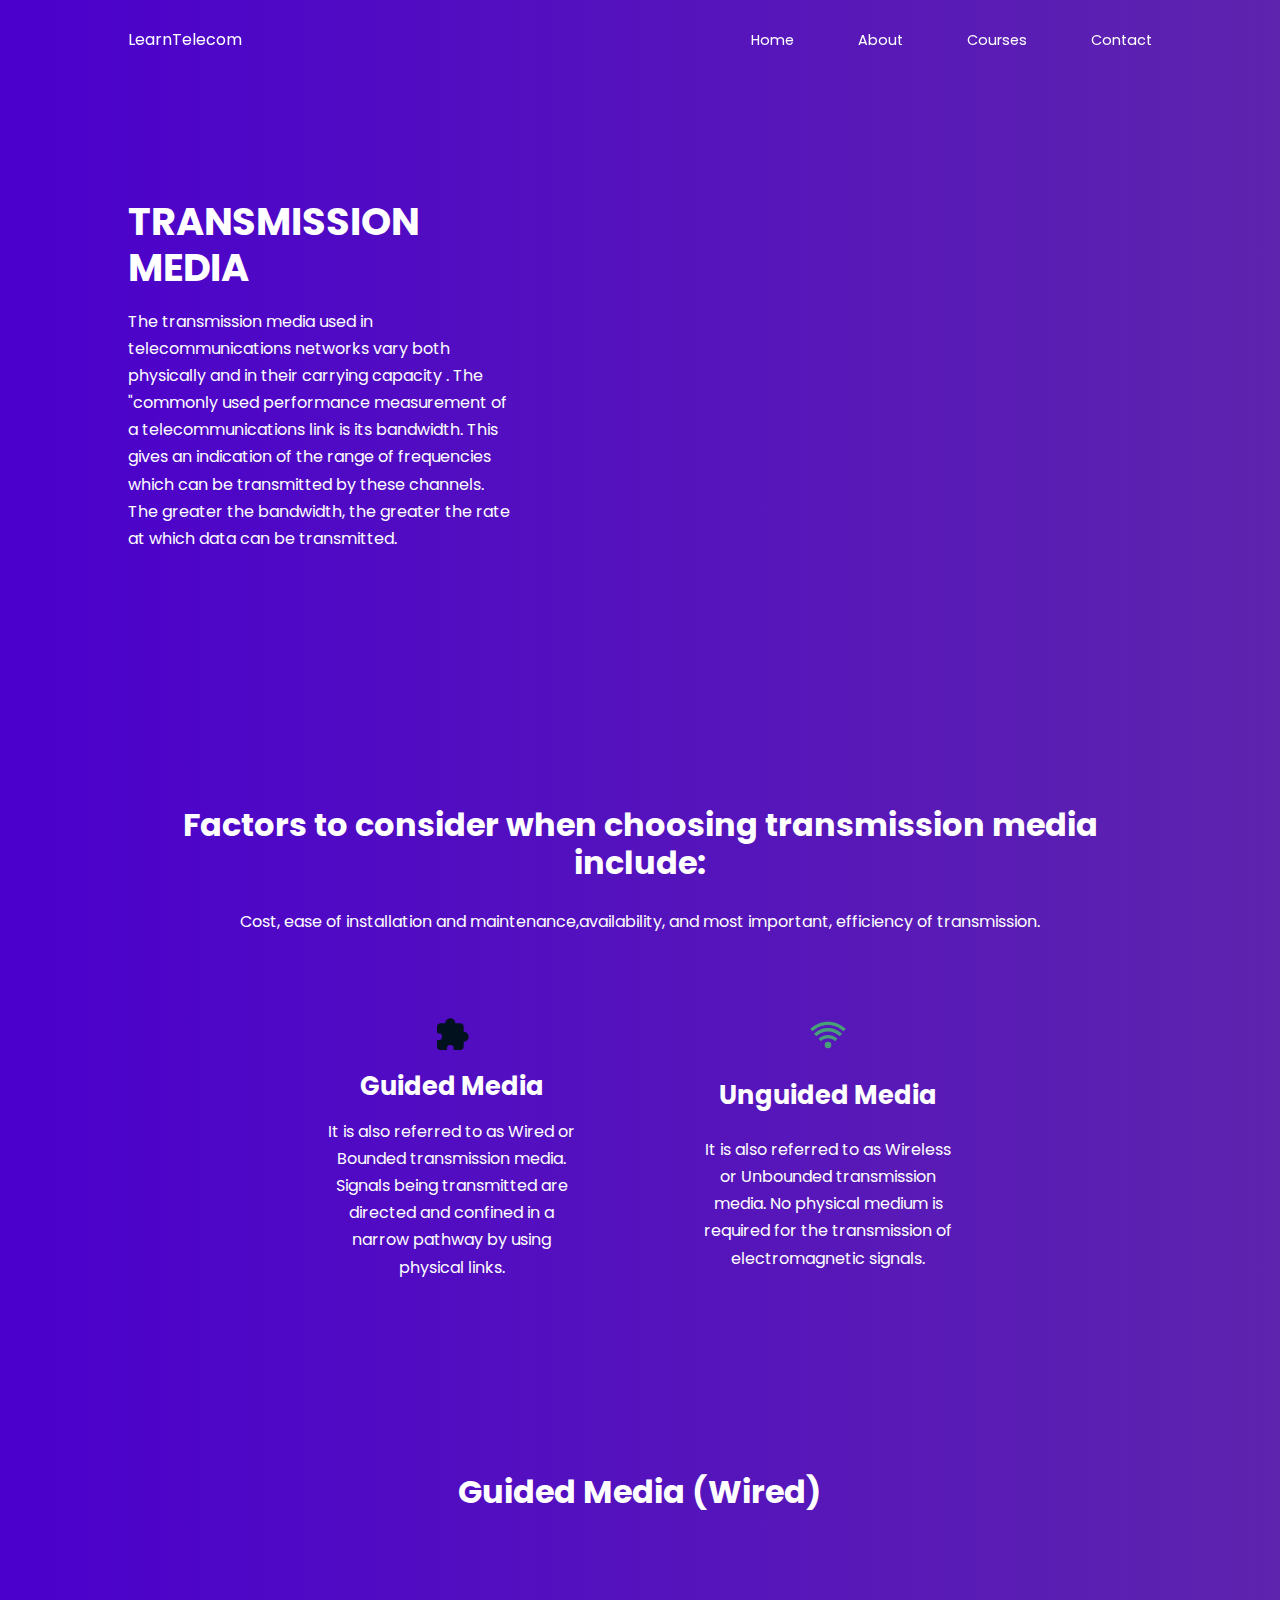
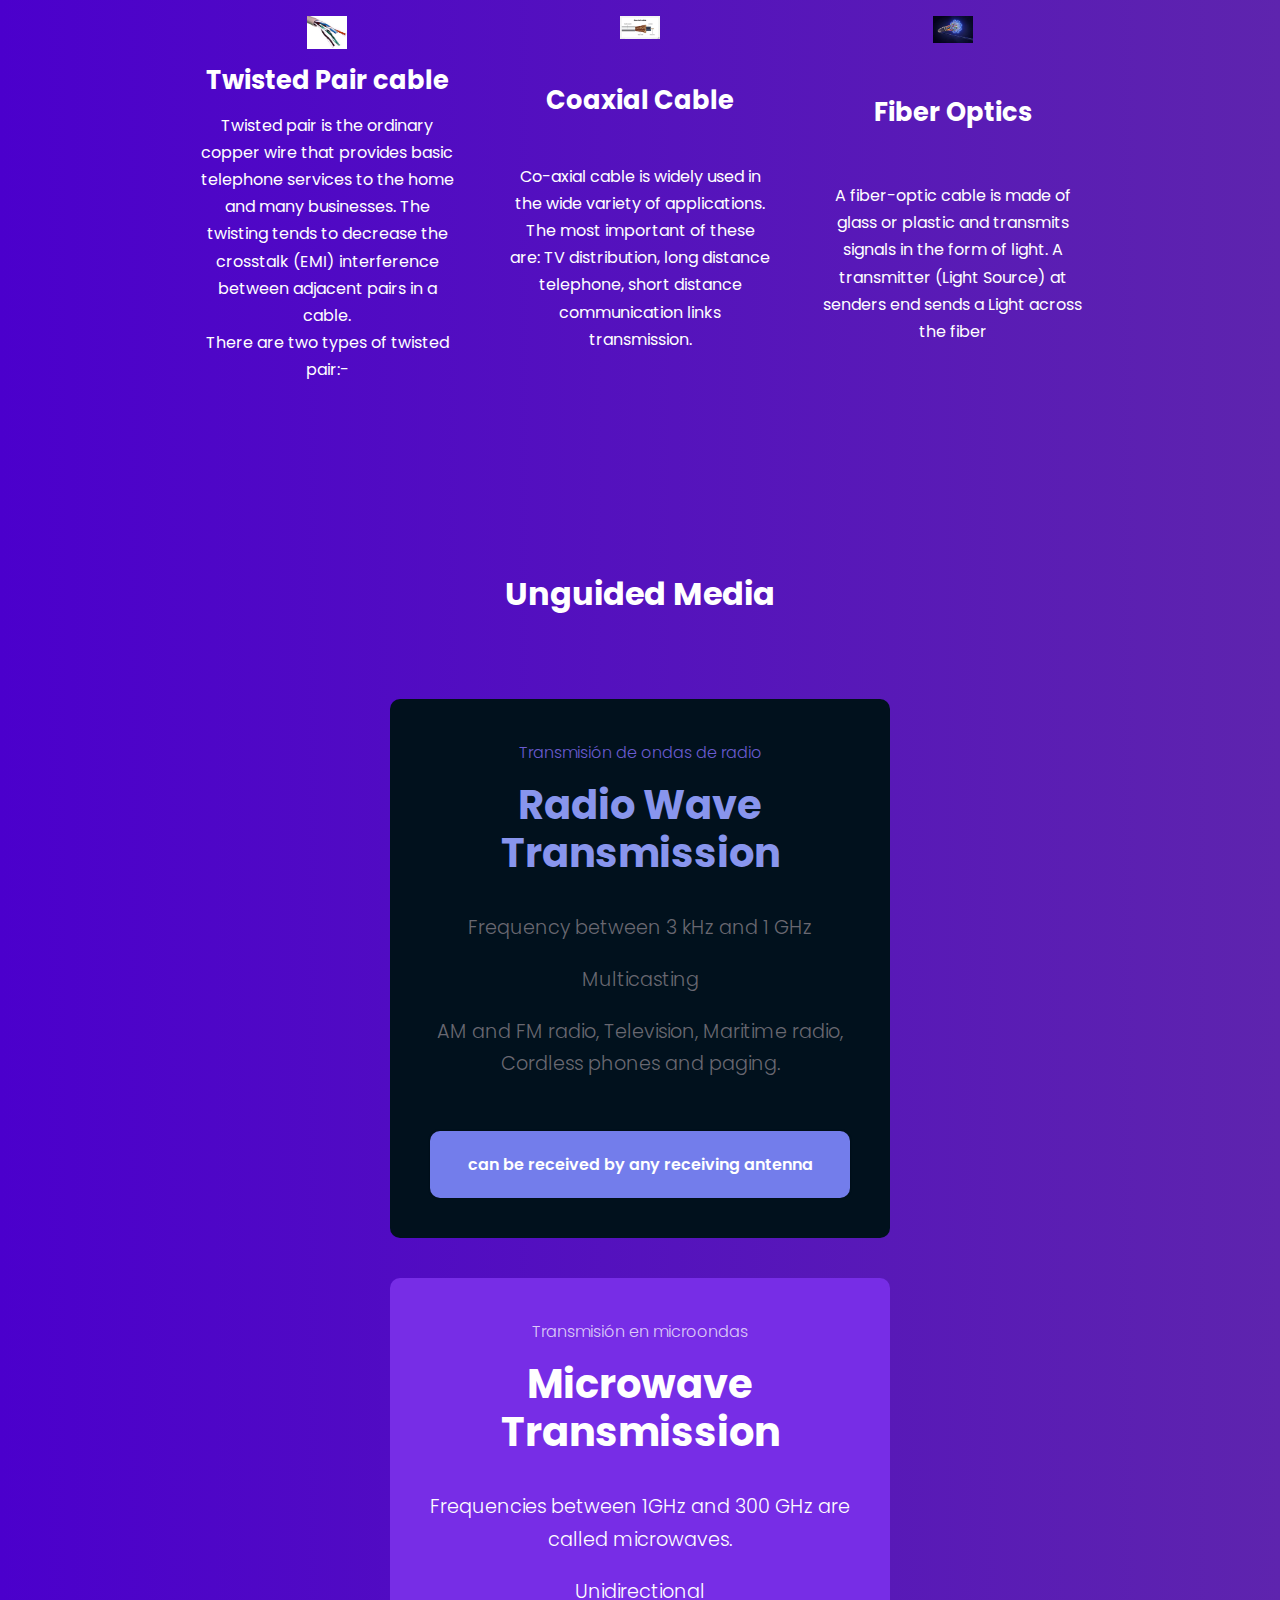
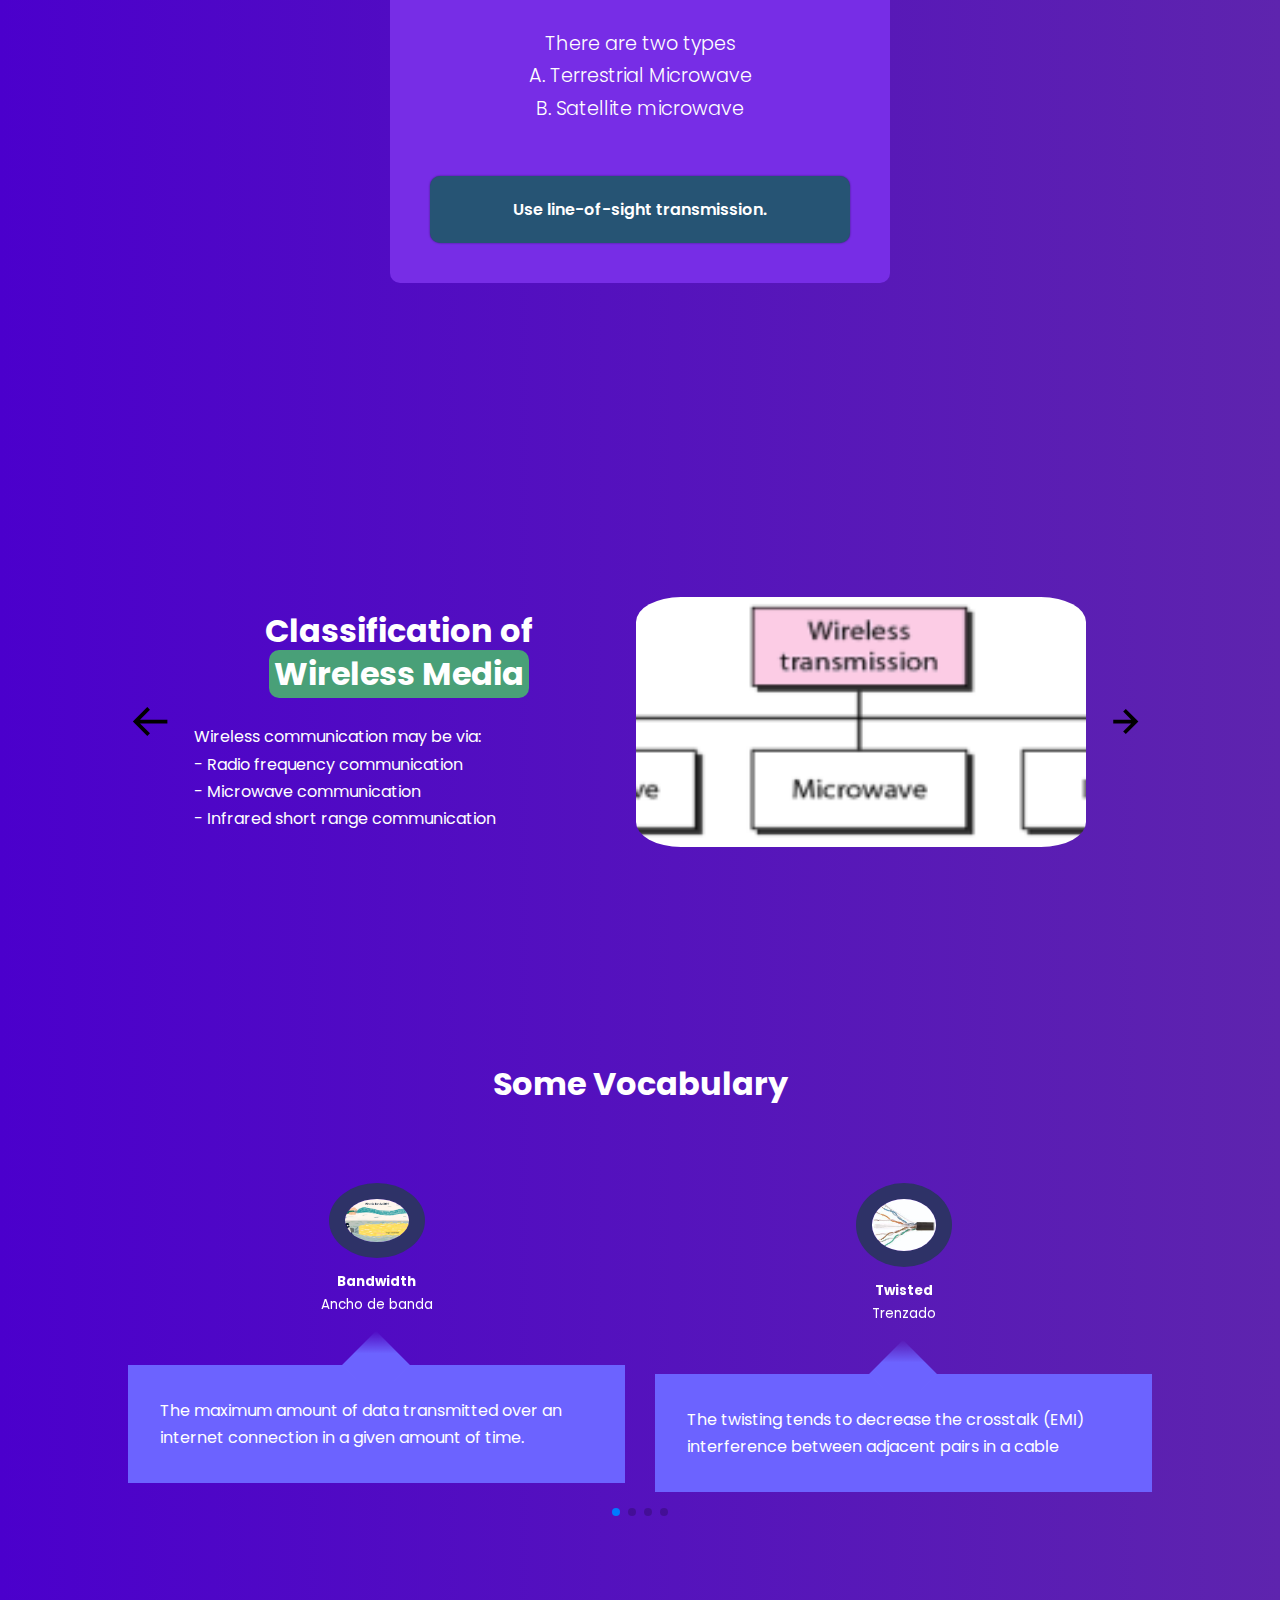
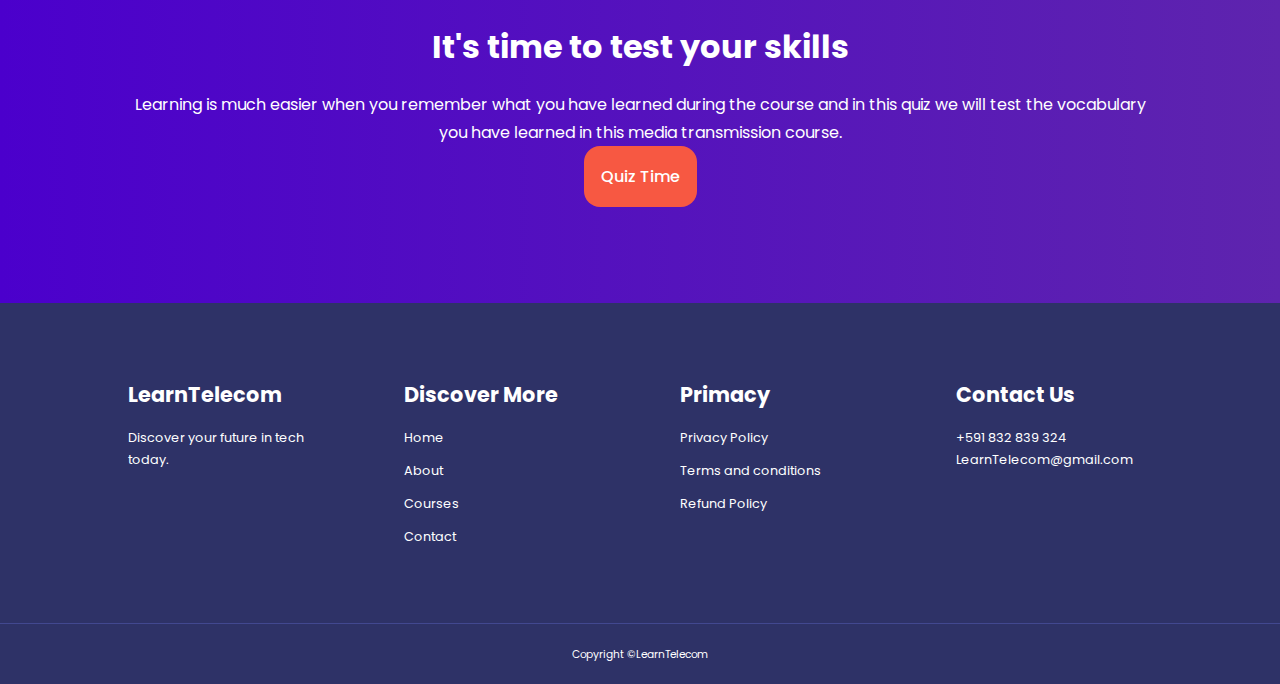
<file: media_transmision.html>
<!DOCTYPE html>
<html lang="en">
<head>
    <meta charset="UTF-8">
    <meta name="viewport" content="width=device-width, initial-scale=1.0">
    <title>Education in telecom with English</title>

    <!-- ICONSCOUT CDN-->
    <link rel="stylesheet" href="https://unicons.iconscout.com/release/v2.1.6/css/unicons.css">

    <!-- SWIPER JS-->
    <link
    rel="stylesheet"
    href="https://cdn.jsdelivr.net/npm/swiper@10/swiper-bundle.min.css"
/>

    <link rel="stylesheet" href="./css/style.css">

    <link rel="stylesheet" href="./css/style_course.css">
    <link rel="stylesheet" href="./css/estilos.css">
    <style>
        body{
            background: linear-gradient(90deg, #4b00cc, rgb(94, 36, 174))
              
        }
    </style>
</head>
<body>

    <nav>
        <div class="container nav__container">
            <a href="index.html">LearnTelecom</a>
            <ul class="nav__menu">
                <li><a href="index.html">Home</a></li>
                <li><a href="about.html">About</a></li>
                <li><a href="courses.html">Courses</a></li>
                <li><a href="contact.html">Contact</a></li>
            </ul>
            <button id="open-menu-btn"><i class="uil uil-bars"></i> </button>
            <button id="close-menu-btn"><i class="uil uil-multiply"></i> </button>
        </div>
    </nav>


    <header>
        <div class="container header__container">
            <div class="header__left">
                <h1>TRANSMISSION MEDIA</h1>
                <p>The transmission media used in telecommunications networks vary both physically and
                    in their <abbr title="
                    capacidad de carga">carrying capacity</abbr> . The "commonly used performance measurement of a
                    telecommunications link is its bandwidth. This gives an indication of the range of
                    frequencies which can be transmitted by these channels. The greater the bandwidth, the
                    greater the  <abbr title="
                    tasa">rate</abbr>  at which data can be transmitted. </p>
                
            </div>

            <div class="header__right">
                <div class="header__right-image">
                    <iframe width="560" height="315" src="https://www.youtube.com/embed/doAVuehH-L4" title="YouTube video player" frameborder="0" allow="accelerometer; autoplay; clipboard-write; encrypted-media; gyroscope; picture-in-picture; web-share" allowfullscreen></iframe>
            </div>
                </div>

            </div>
            
        </div>
        

    </header>
   
        
    
    <main>
		<section class="container about">
			<h2 class="subtitle">Factors to consider when choosing transmission media include: </h2>
			<p class="paragraph">Cost, <abbr title="
                facilidad">ease</abbr> of installation and <abbr title="
                mantenimiento">maintenance</abbr>,<abbr title="
                disponibilidad">availability</abbr>, and most important, efficiency of transmission.</p>
			<div class="container">
                
            <div class="about_main">
				<article class="about_icons">
					<img src="./images/comple.svg" alt="cursos" class="about_icon">
					<h3 class="about_title">Guided Media</h3>
					<p class="about_paragraph">It is also referred to as <abbr title="
                        cableado">Wired</abbr> or <abbr title="
                        acotado">Bounded</abbr> transmission media. Signals being transmitted are directed and confined in a <abbr title="
                        camino estrecho">narrow pathway</abbr> by using physical links. </p>
				</article>
				<article class="about_icons">
					<img src="./images/wifi.svg" alt="cheatsheets" class="about_icon">
					<h3 class="about_title">Unguided Media</h3>
					<p class="about_paragraph">It is also referred to as Wireless or Unbounded transmission media. No physical medium is required for the transmission of electromagnetic signals. </p>
				</article>
				
			</div>
		</section>
		
		<section class=" container about">
			<h2 class="subtitle">Guided Media (Wired)</h2>
			<div class="about_main">
				<article class="about_icons">
					<img src="./images//1.jpg" alt="compe" class="about_icon">
					<h3 class="about_title">Twisted Pair cable</h3>
					<p class="about_paragraph">Twisted pair is the ordinary copper wire that provides basic telephone services to the home and many businesses. The twisting tends to decrease the crosstalk (EMI) interference between
                        adjacent pairs in a cable.<br> There are two types of twisted pair:-
                        

                        
                        
				</article>
				<article class="about_icons">
					<img src="./images/networking-coaixal_cable_01_mobile.jpg" alt="Oportunidades de empleo" class="about_icon">
					<h3 class="about_title">Coaxial Cable</h3>
					<p class="about_paragraph">Co-axial cable is widely used in the wide variety of applications. The most important of
                        these are: TV distribution, long distance telephone, short distance communication links transmission. </p>
				</article>
				<article class="about_icons">
					<img src="./images/2.jpg" alt="online" class="about_icon">
					<h3 class="about_title">Fiber Optics</h3>
					<p class="about_paragraph">A fiber-optic cable is made of glass or plastic and transmits signals in the form of light. A transmitter (Light Source) at senders end sends a Light across the fiber
                        </p>
				</article>
			</div>

		</section>
		<section class="price container">
			<h2 class="subtitle"> Unguided Media</h2>
			<div class="price_table">
				<div class="price_element">
					<p class="price_name">Transmisión de ondas de radio
                    </p>
					<h3 class="plan_price">Radio Wave Transmission</h3>
					<div class="price_items">
						<p class="price_features">Frequency between 3 kHz and 1 GHz</p>
						<p class="price_features">Multicasting</p>
						<p class="price_features">AM and FM radio, Television, Maritime radio, Cordless phones and paging.
                            </p>
					</div>
					<a href="#" class="price_buttom">can be received by any receiving antenna</a>
				</div>
				<div class="price_element price_element--best">
					<p class="price_name">Transmisión en microondas</p>
					<h3 class="plan_price">Microwave Transmission</h3>
					<div class="price_items">
						<p class="price_features">Frequencies between 1GHz and 300 GHz are called microwaves.</p>
						<p class="price_features">Unidirectional</p>
						<p class="price_features">There are two types
                            <br>A. Terrestrial Microwave <br>B. Satellite microwave </p>
					</div>
					<a href="#" class="price_buttom">Use line-of-sight transmission. </a>
				</div>
			</div>
		</section>
		<section class="career">
			<div class="career_container container">
				<img src="./images/leftarrow.svg" alt="izquierda" class="career_arrow" id="before">
				<section class="career_body career_body--show" data-id="1">
					<div class="career_texts">
						<h2 class="subtitle">Classification of <span class="career__course">Wireless Media</span></h2>
						<p class="career_review">Wireless communication may be via:
                            
                        </p>
                        <ul class="career_list"></ul>
                            <li>- Radio frequency communication</li>
                            <li>- Microwave communication</li>
                            <li>- Infrared short range communication</li></ul>
					</div>
					<figure class="career_picture">
						<img src="./images//wireless.PNG" alt="network engineer" class="career_img">
					</figure>
				</section>
				<img src="./images/rightarrow.svg" alt="derecha" class="career_arrow" id="next">
				
				<section class="career_body" data-id="2">
					<div class="career_texts">
						<h2 class="subtitle">More about <span class="career__course">Satellite Transmissions</span></h2>
							<ul class="career_list">
								<p> It is used to link two or more ground waves microwave transmitter or receiver
                                    known as earth stations.
                                    <br>The satellite receives transmission on one frequency band (uplink), amplifies or
                                    repeats the signal and transmit it on another frequency (down link).</p>
							</ul>
						
					</div>
					<figure class="career_picture">
						<img src="./images/sat.PNG" class="career_img">
					</figure>
				</section>
				<section class="career_body " data-id="3">
					<div class="career_texts">
						<h2 class="subtitle">Components of
                            <span class="career__course">Fiber Optics
                            </span></h2>
							<ul class="career_list">
                                

				<li>An optical fiber has an cylindrical shape and consists of 3 concentric section –</li>
								<li>(i) Core</li>
								<li>(ii) Cladding</li>
								<li>(iii) Jacket</li>
							</ul>
						
					</div>
					<figure class="career_picture">
						<img src="./images/fiber1.jpg" alt="network engineer" class="career_img">
					</figure>
				</section>
                <section class="career_body " data-id="4">
					<div class="career_texts">
						<h2 class="subtitle">There are two types of
                            <span class="career__course">twisted pair:
                            </span></h2>
							<ul class="career_list">
                                

				<li> Unshielded twisted pair (UTP)</li>
								<li>Shielded twisted pair (STP). </li>
								<li> The only difference between STP and UTP is that STP cables have a shielding in
                                    usually of aluminum or polyester material between the outer jacket and wire. 
                                    /li>
								<li>(iii) Jacket</li>
							</ul>
						
					</div>
					<figure class="career_picture">
						<img src="./images/shi.PNG" alt="network engineer" class="career_img">
					</figure>
				</section>
			</div>
		</section>


    










   







    <section class="container testimonials_container swiper mySwiper">
        <h2>Some Vocabulary</h2>
        <div class="swiper-wrapper">
            <article class="testimonial swiper-slide">
                <div class="avatar">
                    <img src="./images/bandwith.png">
                </div>
                <div class="testimonial__info">
                    
                   <h5>Bandwidth</h5> 
                    <small>Ancho de banda</small>
                </div>
                <div class="testimonial__body">
                    <p>The maximum amount of data transmitted over an internet connection in a given amount of time. </p>
                </div>

            </article>


            <article class="testimonial swiper-slide">
                <div class="avatar">
                    <img src="./images/twisted.jpg"">
                </div>
                <div class="testimonial__info">
                    <h5>Twisted</h5>
                    <small>Trenzado</small>
                </div>
                <div class="testimonial__body">
                    <p>The twisting tends to decrease the crosstalk (EMI) interference between adjacent pairs in a cable</p>
                </div>

            </article>

            <article class="testimonial swiper-slide">
                <div class="avatar">
                    <img src="./images/wired.jpeg">
                </div>
                <div class="testimonial__info">
                    <h5>Delay</h5>
                    <small>Demora</small>
                </div>
                <div class="testimonial__body">
                    <p>It specifies the latency for a bit of data to travel across the network from one communication endpoint to another.</p>
                </div>

            </article>

            <article class="testimonial swiper-slide">
                <div class="avatar">
                    <img src="./images/throughput.jpg">
                </div>
                <div class="testimonial__info">
                    <h5>Insulated</h5>
                    <small>Aislado</small>
                </div>
                <div class="testimonial__body">
                    <p>The <abbr title="
                        aislamiento">insulation</abbr> prevents short circuits and protects the wire from damage from exposure to moisture, heat, cold, vibration, and other environmental hazards.</p>
                </div>

            </article>

            <article class="testimonial swiper-slide">
                <div class="avatar">
                    <img src="./images/shielded.jpg">
                </div>
                <div class="testimonial__info">
                    <h5>Shielded</h5>
                    <small>Blindado</small>
                </div>
                <div class="testimonial__body">
                    <p>A shielded cable or screened cable is an electrical cable that has a common conductive layer around its conductors for electromagnetic shielding.</p>
                </div>

            </article>

            
        </div>
        <div class="swiper-pagination"></div>

    </section>

    <section class="container about">
        <h2 class="subtitle">It's time to test your skills</h2>
        <p class="paragraph">Learning is much easier when you remember what you have learned during the course and in this quiz we will test the vocabulary you have learned in this media transmission course.</p>
        <a href="./quiz1.html" class="btn btn-primary">Quiz Time</a>
            
       
    </section>






     
    




<footer >
        <div class="container footer__container">
            <div class="footer__1">
                <a href="index.html" class="footer_logo"><h4>LearnTelecom</h4></a>
            <p>Discover your future in tech today.</p>
            </div>
            
    

            <div class="footer__2">
                <h4>Discover More</h4>
                <ul class="permalinks">
                    <li><a href="index.html">Home</a></li>
                    <li><a href="about.html">About</a></li>
                    <li><a href="courses.html">Courses</a></li>
                    <li><a href="contact.html">Contact</a></li>
                </ul>
            </div>


            <div class="footer__3">
                <h4>Primacy</h4>
                <ul class="privacy">
                    <li><a href="#">Privacy Policy</a></li>
                    <li><a href="#">Terms and conditions</a></li>
                    <li><a href="#">Refund Policy</a></li>
                </ul>
            </div>

            <div class="footer__4">
                <h4>Contact Us</h4>
                
                    <p>+591 832 839 324</p>
                    <p>LearnTelecom@gmail.com</p>
                    <ul class="footer__socials">
                        <li><a href="#"><i class="uil uil-facebook-f"></i></a></li>
                        <li><a href="#"><i class="uil uil-instagram-alt"></i></a></li>
                        <li><a href="#"><i class="uil uil-twitter"></i></a></li>
                        <li><a href="#"><i class="uil uil-linkedin-alt"></i></a></li>    
                    </ul>
                
            </div>

        </div>
            <div class="footer__copyright">
                <small>Copyright &copy;LearnTelecom</small>
            </div>
        
    </footer>











    <script src="https://cdn.jsdelivr.net/npm/swiper@10/swiper-bundle.min.js"></script>
    <script src="./main.js" ></script>
    <script src="./questions.js"></script>
    <script src="./script.js"></script>
    <script src="./slider.js"></script>
    <script src="./preguntas.js"></script>
	


    <script>
        var swiper = new Swiper(".mySwiper", {
          slidesPerView: 2,
          spaceBetween: 30,
          pagination: {
            el: ".swiper-pagination",
            clickable: true,
            //when window w
            breakpoints: {
                600:{
                    slidesPerView:2
                }
            }
          },
        });
      </script>
</body>
</html>
</file>
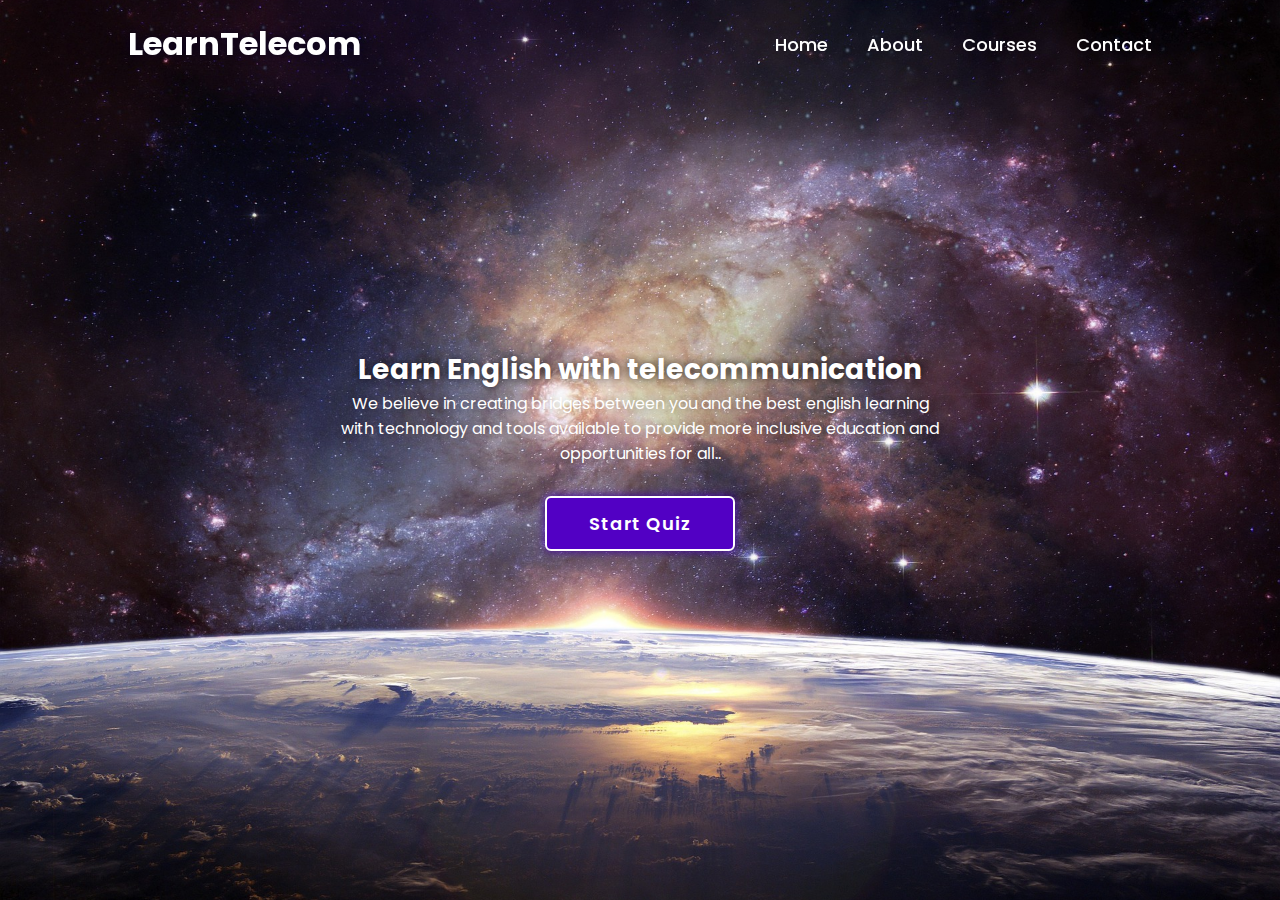
<file: quiz1.html>
<!DOCTYPE html>
<html lang="en">
<head>
    <meta charset="UTF-8">
    <meta http-equiv="X-UA-Compatible" content="IE=edge">
    <meta name="viewport" content="width=device-width, initial-scale=1.0">
    <title>Proyecto Final de ingles</title>
    <link rel="stylesheet" href="css/quiz.css">
</head>


<body>
    <main class="main">
        <header class="header">
            <a href="#" class="logo">LearnTelecom</a>

            <nav class="navbar">
                <a href="./index.html" class="active">Home</a>
                <a href="./about.html">About</a>
                <a href="./courses.html">Courses</a>
                <a href="./contact.html">Contact</a>
                
                
            </nav>
        </header>


        <div class="container">
            <section class="quiz-section">
                <div class="quiz-box">
                    <h1>Telecommunications Links</h1>
                    <div class="quiz-header">
                        <span>Learn english with telecommunication</span>
                        <span class="header-score">Score: 0 / 5</span>

                    </div>
                    <h2 class="question-text">A communications medium consisting of a pair of wires?</h2>
                    <div class="option-list">
                        <!--<div class="option">
                            <span>A. Terrestrial Microwave</span>
                        </div>
                        <div class="option">
                            <span>B. Coaxial Cable</span>
                        </div>
                        <div class="option">
                            <span>C. Twisted Pair</span>
                        </div>
                        <div class="option">
                            <span>D. Fiber Optics</span>
                        </div>-->
                    </div>
                    <div class="quiz-footer">
                        <span class="question-total">1 of 5 Questions</span>
                        <button class="next-btn">Next</button>
                    </div>
                </div>

                <div class="result-box">
                    <h2>Quiz Result!</h2>
                    <div class="percentage-container">
                        <div class="circular-progress">
                            <span class="progress-value">0%</span>
                        </div>

                        <span class="score-text">Your score 0 out of 5</span>
                    </div>
                    <div class="buttons">

                        <button class="tryAgain-btn">Try Again</button>
                        <button class="goHome-btn">Go To Home</button>
                    </div>

                </div>

            </section>

            <section class="home">
                    <div class="home-content">
                        <h1 >Learn English with telecommunication</h1>
                        <p>We believe in creating bridges between you and the best english learning with technology and tools available to provide more inclusive education and opportunities for all..</p>
                        <button class="start-btn">Start Quiz</button>
                    </div>
            </section>
        </div>
    </main>
    <div class="popup-info">
        <h2>Quiz Guide</h2>
        <span class="info">1. The questionnaire consists of 5 questions.</span>
        <span class="info">2. Each question has only one correct answer.</span>
        <span class="info">3. You can try to solve the questionnaire again.</span>
        <span class="info">4. To go to the next question click the next button.</span>
        <span class="info">5. At the end of the questionnaire you will have the results.</span>
        
        <div class="btn-group">
            <button class="info-btn exit-btn">Exit Quiz</button>
            <a href="#" class="info-btn continue-btn">Continue</a>

        </div>
    </div>

    <script src="./questions.js"></script>
    <script src="./script.js"></script>
    
</body>
</html>
</file>
<file: css/style.css>
@import url('https://fonts.googleapis.com/css2?family=Poppins:wght@300;400;500;600;700;800;900&display=swap');
*{
    margin: 0;
    padding: 0;
    border: 0;
    outline: 0;
    text-decoration: none;
    list-style: none;
    box-sizing: border-box;
}

:root{
    --color-primary: #6c63ff;
    --color-success:#00bf8e;
    --color-warning:#f7c94b;
    --color-danger:#f75842;
    --color-danger-variant:rgba(247,88,66,0.4);
    --color-white:#fff;
    --color-light:rgba(255,255,255,0.7);
    --color-black:#000;
    --color-bg:#1f2641;
    --color-bg1:#2e3267;
    --color-bg2:#424890;

    --container-width-lg:80%;
    --container-width-md:90%;
    --container-width-sm:94%;

    --transition:all 400ms ease;
}

body{
    font-family:Poppins,sans-serif ;
    line-height: 1.7;
    color: var(--color-white);
    background: var(--color-bg);
}

.container{
    width: var(--container-width-lg);
    margin: 0 auto; 
}

section{
    padding: 6rem 0;

}

section h2{
    text-align: center;
    margin-bottom: 4rem;
}

h1,h2,h3,h4,h5{
    line-height: 1.2;
}

h1{
    font-size: 2.4rem ;
}

h2{
    font-size: 2rem ;
}

h3{
    font-size: 1.6rem ;
}

h4{
    font-size: 1.3rem ;
}

a{
    color: var(--color-white);
}

img{
    width: 100%;
    display: block;
    object-fit: cover;
}

.btn  {
    display: inline-block;
    background:var(--color-white);
    color: var(--color-black);
    padding: 1rem;
    border: 1px solid transparent;
    font-weight: 500; 
    transition: var(--transition);
    border-radius: 1rem;
    
    
   
}

.btn:hover{
    background: transparent;
    color: var(--color-white);
    border-color: var(--color-white);
}

.btn-primary{
    background-color: var(--color-danger);
    color: var(--color-white);
    padding: 1rem;
}

/* ======================== NAVBAR ===========================*/
nav{
    background: transparent;
    width: 100vw;
    height: 5rem;
    position: fixed;
    top:0;
    z-index: 11;
}
/* change navbar styles on scroll using js */
.window-scroll{
    background: var(--color-primary);
    box-shadow: 0 1rem 2rem rgba(0,0,0,0.2);
}

.nav__container{
    height: 100%;
    display: flex;
    justify-content: space-between;
    align-items: center;
}

nav button{
    display: none;
}

.nav__menu{
    display: flex;
    align-items: center;
    gap: 4rem;
}

.nav__menu a{
    font-size: 0.9rem;
    transition: var(--transition);

}

.nav__menu a:hover{
    color: var(--color-bg2);
    
}

/* ======================== HEADER ===========================*/
header{
    position: relative;
    top:5rem;
    overflow: hidden;
    height: 70vh;
    margin-bottom: 5rem;
}

.header__container{
    display: grid;
    grid-template-columns: 1fr 1fr;
    align-items: center;
    gap: 5rem;
    height: 100%;

}

.header__left p {
    margin: 1rem 0 2.4rem;
}

/* ======================== CATEGORIES ===========================*/
.categories {
    background: var(--color-bg1);
    height: 40rem;
}

.categories h1{
    line-height: 1;
    margin-bottom: 3rem;
}

.categories__container{
    display: grid;
    grid-template-columns: 40% 60%;
   /* gap: 4rem;*/
}

.categories__left{
    margin: 4rem;
}

.categories__left p {
    margin: 1rem 0 3rem;
}

.categories__right{
    display: grid;
    grid-template-columns:repeat(3,1fr) ;
    gap: 1.2rem;
}
.category{
    background: var(--color-bg2);
    padding: 2rem;
    border-radius: 2rem;
    transform: var(--transition);
}

.category:hover{
    box-shadow: 0 3rem 3rem rgba(0,0,0,0.3);
    z-index: 1;
}
.category:nth-child(2) .category__icon{
    background: var(--color-danger);
}

.category:nth-child(3)  .category__icon{
    background: var(--color-success);
}

.category:nth-child(4)  .category__icon{
    background: var(--color-warning);
}
.category:nth-child(5) .category__icon{
    background: var(--color-success);
}

.category__icon{
    background: var(--color-primary);
    padding: 0.7rem;
    border-radius: 0.9rem;

}

.category h5{
    margin: 2rem 0 1rem;

}
.category p{
    font-size: 0.85rem;
    
}


/* ======================== POPULAR COURSES ===========================*/
.courses {
    margin-top: 10rem;

}

.courses__container{
    display: grid;
    grid-template-columns: repeat(3,1fr);
    gap: 2rem;

}

.course{
    background: var(--color-bg1);
    text-align: center;
    border: 1px solid transparent;
    transition: var(--transition);
}
.course:hover{
    background: transparent;
    border-color: var(--color-primary);
}


.course__info{
    padding: 2rem;

}

.course__info p{
    margin-trim: 1.2rem 0 2rem;
    font-size: 0.9rem;
}


/* ======================== FAQS===========================*/
.faqs{
    background: var(--color-bg1);
    box-shadow:  0 0 3rem rgba(0,0,0,0.5);
}

.faqs__container{
    display: grid;
    grid-template-columns: 1fr 1fr;
    gap:1rem;
}

.faq{
   padding: 2rem;
   display: flex;
   align-items: center;
   gap: 1.4rem;
   height: fit-content; 
   background:var(--color-primary);
   cursor: pointer;
}

.faq h4{
    font-size: 1rem;
    line-height: 2.2;
}

.faq__icon{
    align-self: flex-start;
    font-size: 1.2rem;
}

.faq p{
    margin-top: 0.8rem;
    display: none;
}

.faq.open p{
    display: block;
}

/* ======================== TESTIMONIALS ===========================*/

.testimonials__container{
    overflow-x: hidden;
    position: relative;
    margin-bottom: 5rem;
    padding: 1rem;
    box-shadow:  0 0 3rem rgba(0,0,0,0.5);
}

.testimonial{
    padding-top: 1rem;
    

}

.avatar{
    width: 6rem;
    border-radius: 50%;
    overflow: hidden;
    margin: 0 auto 1rem;
    border: 1rem solid var(--color-bg1);

}

.testimonial__info{
    text-align: center;
}

.testimonial__body{
    background: var(--color-primary);
    padding: 2rem;
    margin-top: 3rem;
    position: relative;
}

.testimonial__body::before{
    content: "";
    display: block;
    background:linear-gradient(
        135deg, 
        transparent, 
        var(--color-primary),
        var(--color-primary),
        var(--color-primary)
         ) ;
    width: 3rem;
    height: 3rem;
    position: absolute;
    left: 45%;
    top:-1.5rem;
    transform: rotate(45deg);

}


/* ======================== CSS ===========================*/
footer{
    background: var(--color-bg1);
    padding-top: 5rem;
    font-size:0.8rem;
}

.footer__container{
    display:grid;
    grid-template-columns: repeat(4,1fr);
    gap: 5rem;
}

.footer__container > div h4{
    margin-bottom: 1.2rem;
}

.footer__1 p{
    margin:1rem 0 2rem;

}

footer ul li{
    margin-bottom: 0.7rem;
}

footer ul li a:hover{
    text-decoration: underline;
}

.footer__socials{
    display: flex;
    gap: 1rem;
    font-size: 1.2rem;
    margin-top: 2rem;
}

.footer__copyright{
    text-align: center;

    margin-top: 4rem;
    padding: 1.2rem 0;
    border-top: 1px solid var(--color-bg2);
}

.quizbtn{
    padding: 1.2rem;
    display: inline-block;
    align-items: center;
  
    
    
   
    
      
    
    
}


/* ======================== MEDIA QUERIES===========================*/
@media screen and (max-width:1024px) {
    .container{
        width: var(--container-width-md);
    }
    h1{
        font-size:2.2rem ;
    }
    h2{
        font-size: 1.7rem;
    }
    h3{
        font-size: 1.4rem;
    }
    h4{
        font-size: 1.2rem;
    }
    /* ======================== NAV BAR ===========================*/
    nav button {
        display: inline-block;
        background: transparent;
        font-size: 1.8rem;
        color: var(--color-white);
        cursor: pointer;
    }
    nav button#close-menu-btn{
        display: none;

    }

    .nav__menu{
        position: fixed;
        top: 5rem;
        right: 5%;
        height: fit-content;
        width: 18rem;
        flex-direction: column;
        gap: 0;
        display:none ;
    }

    .nav__menu li{
        width: 100%;
        height: 5.8rem;
        animation: animateNavItems 400ms forwards;
        transform-origin:top right ;
        opacity: 0;

    }

    .nav__menu li:nth-child(2){
        animation-delay:200ms ;
    }
    .nav__menu li:nth-child(3){
        animation-delay:300ms ;
    }
    .nav__menu li:nth-child(4){
        animation-delay:400ms ;
    }

    @keyframes animateNavItems {
        0%{
            transform: rotateZ(-90deg) rotateX(90deg) scale(0.1);
        }
        100%{
            transform: rotateZ(0) rotateX(0) scale(1);
            opacity: 1;
            
        }
    }

    .nav__menu li a{
        background: var(--color-primary);
        box-shadow: -4rem 6rem 10rem rgba(0,0,0,0.6);
        width: 100%;
        height:100% ;
        display: grid;
        place-items: center;

    }

    .nav__menu li a:hover{
        background: var(--color-bg2);
        color: var(--color-white);
    }
    

    /*header*/


    header{
        height: 52vh;
        margin-bottom: 4rem;
    }

    .header__container{
        gap: 0;
        padding-bottom: 3rem;

    }


    .categories{
        height: auto;
        
    }

    .categories__container{
        grid-template-columns: 1fr;
        gap: 3rem;

    }

    .categories__left{
        margin-right: 0;
    }



    .courses{
        margin-top: 0;

    }
    .courses__container{
        grid-template-columns: 1fr 1fr;
    }

    .faqs__container{
        grid-template-columns: 1fr;
    }

    .faq{
        padding: 1.5rem;
    }

    .footer__container´{
        grid-template-columns: 1fr 1fr;
    }

}


@media screen and (max-width:600px) {

    .container{
        width: var(--container-width-sm);
    }

    .nav__menu{
        right: 3%;
    }

    header{
        height: 100vh;
    }
    .header__container{
        grid-template-columns: 1fr;
        text-align: center;
        margin-top: 0;
    }

    .header__left p{
        margin-bottom: 1.3rem;
    }

    .categories__right{
        grid-template-columns: 1fr 1fr;
        gap: 0.7rem;

    }

    .category{
        padding: 1rem;
        border-radius: 1rem;

    }

    .category__icon{
        margin-top: 4px;
        display: inline-block;
    }

    .courses__container{
        grid-template-columns: 1fr;
    }

    .testimonial__body{
        padding: 1.2rem;
    }
    .footer__container{
        grid-template-columns: 1fr;
        text-align: center;
        gap: 2rem;

    }

    .footer__1 p {
        margin: 1rem auto;
    }
    .footer__socials{
        justify-content: center;
    }

    
}
</file>
<file: css/about.css>
.about__achievements{
    margin-top: 3rem;
}

.about__achievements-container{

    display: grid;
    grid-template-columns: 40% 60%;
    gap:5rem;
}

.about__achievements-right > p{
    margin: 1.6rem 0 2.5rem;
    
}

.achievements__cards{
    display: grid;
    grid-template-columns: repeat(3,1fr);
    gap: 1.5rem;
}

.achievement__card{
    background:var(--color-bg1);
    padding: 1.6rem;
    border-radius: 1rem;
    text-align: center;
    transition: var(--transition);
}


.achievement__card:hover{

    background: var(--color-bg2);
    box-shadow: 0 3rem 3rem rgba(0,0,0,0.3);
}

.achievement__icon{
    background: var(--color-danger);
    padding: 0.6rem;
    border-radius: 1rem;
    display: inline-block;
    margin-bottom: 2rem;
    font-size: 2rem;

}

.achievement__card:nth-child(2) .achievement__icon{
    background: var(--color-success);
}

.achievement__card:nth-child(3) .achievement__icon{
    background: var(--color-warning);
}


.team{
    background: var(--color-bg1);
    box-shadow: inset 0 0 3rem rgba(0,0,0,0.5);
}
.team__container{
    display: grid;
    grid-template-columns: repeat(2,1fr);
    gap: 2rem;
}

.team__member{
    background: var(--color-bg2);
    padding: 2rem;
    border: 1px solid transparent;
    transition: var(--transition);
    position: relative;
    overflow: hidden;

}

.team__member:hover{
    background: transparent;
    border-color: var(--color-primary);
}

.team__member-image img{
    filter: saturate(0);

}

.team__member:hover img{
    filter: saturate(1);
}

.team__member-info *{
    text-align: center;
    margin-top: 1.4rem;
}
.team__member-info p{
    color: var(--color-light);
}

.team__member-socials{
    position: absolute;
    top: 50%;
    transform:translateY(-50%);
    right:-100% ;
    
    display: flex;
    flex-direction: column;
    background: var(--color-primary);
    border-radius: 1rem 0 0 1rem;
    box-shadow:-2rem 0 2rem rgba(0,0,0,0.3) ;
    transition: var(--transition);
}
.team__member:hover .team__member-socials{
    right: 0;
}
.team__member-socials a{
    padding: 1rem;
}

@media screen and (max-width:1024px){
    .about__achievements{
        margin-top: 2rem;
    }

    .about__achievements-container{
        grid-template-columns: 1fr;
        gap: 4rem;

    }
    .about__achievements-left{
        width: 80%;
        margin: 0 auto;
    }
    .about__achievements-right{
        width: 80%;
        margin: 0 auto;
        text-align: center;
    }

    .team__container{
        grid-template-columns: repeat(1,1fr);
        gap: 1.5rem;

    }

    .team__member{
        padding: 1rem;
    }

}

@media screen and (max-width:600px){
.achievements__cards{
    grid-template-columns: 1fr,1fr;
    gap: 0.7rem;

}
.team__container{
    grid-template-columns: 1fr 1fr;
    gap: 0.7rem;
}

.team__member{
    padding: 0;

}

.team__member p{
    margin-bottom: 1.5rem;
}
}
</file>
<file: css/contact.css>
.contact__container{
    background:var(--color-bg1);
    padding: 4rem;
    display: grid;
    grid-template-columns: 40% 60%;
    gap: 4rem;
    height: 30rem;
    margin: 7rem auto;
    border-radius: 1rem;

}

.contact__aside{
    background: var(--color-primary);
    padding: 3rem;
    border-radius: 1rem;
    position: relative;
    bottom: 10rem;
}

.aside__image{
    width: 12rem;
    margin-bottom: 2rem;
}

.contact__aside h2{
    text-align: left;
    margin-bottom: 1rem;
}

.contact__aside p{
    font-size: 0.9rem;
    margin-bottom: 2rem;
}

.contact__details li{
    display: flex;
    gap: 1rem;
    align-items: center;
    margin-bottom: 1rem;
}

.contact__socials {
    display: flex;
    gap: 0.8rem;
    margin-top: 3rem;
}

.contact__socials a {
    background: var(--color-bg2);
    padding: 0.5rem;
    border-radius: 50%;
    font-size: 0.9rem;


}

.contact__socials a:hover{
    background: transparent;

}


.contact__form{
    display: flex;
    flex-direction: column;
    gap: 1.2rem;
    margin-right: 4rem;
}

.form__name{
    display: flex;
    gap: 1.2rem;
}

.contact__form input[type="text"]{
    width: 50%;
}

input, textarea{
    width: 100%;
    padding: 1rem;
    background: var(--color-bg);
    color: var(--color-white);

}

.contact__form .btn {
    width: max-content;
    margin-top: 1rem;
    cursor: pointer;
}

@media  screen and (max-width:1024px) {
    .contact{
        padding-bottom: 0;
    }

    .contact__container{
        gap:1.5rem;
        margin-top: 3rem;
        height: auto;
        padding: 1.5rem;

    
    }
    .contact__aside{
        width: auto;
        padding: 1.5rem;
        bottom: 0;
    }

    .contact__form{
        align-self: center;
        margin-right: 1.5rem;
    }
    
}

@media  screen and (max-width:600px) {
    .contact__container{
        grid-template-columns: 1fr;
        gap: 3rem;
        margin-top: 0;
        padding: 0;
    }
    .contact__form{
        margin: 0 1.5rem 3rem;

    }
    .form__name{
        flex-direction: column;
    }

    .form__name input[type="text"]{
        width: 100%;
    }
}
</file>
<file: css/style_course.css>
@import url('https://fonts.googleapis.com/css2?family=Poppins:wght@300;400;500;600;700;800;900&display=swap');



.main{
    min-height: 100vh;
    background: url('../images/galaxy-g69ccce8a1_1920.jpg' )no-repeat;
    background-size: cover;
    background-position: center;
    pointer-events: auto;
    transition: .3s ease;
}

.main.active{
    filter: blur(15px);
    pointer-events: none;
}
.container1{
    display: flex;
    height: 100vh;
    width: 200%;
}
.home{
    position: relative;
    left: -50%;
    width: 100%;
    display: flex;
    justify-content: center;
    align-items: center;

}

.home-content{
    max-width: 600px;
    display: flex;
    justify-content: center;
    align-items: center;
    flex-direction: column;
}

.home-content h1{
    font-size: 28px;
    font-weight: 700;
    text-shadow: 0 0 10px rgba(0,0, 0, .8);
}

.home-content p{
    font-size: 16px;
    text-align: center;
    text-shadow: 0 0 10px rgba(0,0, 0, .3);
    margin-bottom: 30px;
}

.home-content .start-btn{
    width: 190px ;
    height: 55px;
    background: #c40094;
    border: 2px solid #fff;
    outline: none;
    border-radius: 6px;
    box-shadow: 0 0 10px #c40094;
    font-size: 18px;
    color: #fff;
    letter-spacing: 1px;
    font-weight: 600;
    cursor: pointer;
    transition: .5s;


}

.home-content .start-btn:hover{
    background: #09001d;
    box-shadow: none;

}

.popup-info{
    position: absolute;
    top: 50%;
    left: 50%;
    transform: translate(-50%,-50%) scale(.9);
    width: 500px;
    background: #fff;
    border-radius: 6px ;
    padding: 10px 25px;
    opacity: 0;
    pointer-events: none;
    transition: .3s ease;

}

.popup-info.active{
    opacity: 1;
    pointer-events: auto;
    transform: translate(-50%,-50%) scale(1);
}

.popup-info h2{
    font-size: 50px;
    color: #c40094;

}

.popup-info .info{
    display: inline-block;
    font-size: 16px;
    color: #333;
    font-weight: 500;
    margin: 4px 0;

}

.popup-info .btn-group{
    display: flex;
    justify-content: space-between;
    align-items: center;
    border-top: 1px solid #999;
    margin-top: 10px;
    padding: 15px 0 7px;
}

.popup-info .btn-group .info-btn{
    display: inline-flex;
    justify-content: center;
    align-items: center;
    width: 130px;
    height: 45px;
    background: #c40094;
    border: 2px solid #c40094;
    outline: none;
    border-radius: 6px;
    text-decoration: none;
    font-size: 16px;
    color: #fff;
    font-weight: 600;
    box-shadow: 0 0 10px rgba(0,0, 0, .1);
    cursor: pointer;
    transition: .5s;

}

.popup-info .btn-group .info-btn:nth-child(1){
    background: transparent;
    color: #c40094;

}

.popup-info .btn-group .info-btn:nth-child(1):hover{
    background: #c40094;
    color: #fff;

}
.popup-info .btn-group .info-btn:nth-child(2):hover{
    background: #950170;
    border-color: #950170;
    

}

.quiz-section{
    position: relative;
    left: -50%;
    /*left: 0;*/
    width: 100%;
    background: #09001d;
    display: flex;
    justify-content: center;
    align-items: center;
    transition: .8s ease-in-out;
    transition-delay: .25s;
    z-index: 100;
}

.quiz-section.active{
    left: 0;
}

.quiz-section .quiz-box{
    position: relative;
    width: 500px;
    background: transparent;
    border: 2px solid #c40094;
    border-radius: 6px;
    display: flex;
    flex-direction: column;
    padding: 20px 30px;
    opacity: 0;
    pointer-events: none;
    transform: scale(.9);
    transition: .3s ease;
    transition-delay: 0s;


}
.quiz-section .quiz-box.active{
    opacity: 1;
    pointer-events: auto;
    transform: scale(1);
    transition: 1s ease;
    transition-delay: 1s;

}

.quiz-box h1{
    font-size: 29px;
    text-align: center;
    background: linear-gradient(45deg, transparent,#c40094,transparent);
    border-radius: 6px;

}

.quiz-box .quiz-header{
    display: flex;
    justify-content: space-between;
    align-items: center;
    padding: 20px 0;
    border-bottom: 2px solid #c40094;
    margin-bottom: 10px;
}

.quiz-header span{
    font-size: 15px;
    font-weight: 500;


}

.quiz-header .header-score{
    background: #c40094;
    border-radius: 3px;
    padding: 7px;
}

.quiz-box .question-text{
    font-size: 24px;
    font-weight: 600;

}

.option-list .option{
    width: 100%;
    padding: 12px;
    background: transparent;
    border: 2px solid rgba(255,255, 255, .2);
    border-radius: 4px;
    font-size: 15px;
    margin: 15px 0;
    cursor: pointer;
    transition: .3s;


}
.option-list .option:hover{
    background: rgba(255,255, 255, .1);
    border-color: rgba(255,255, 255, .1);

}

.option-list .option.incorrect{
    background: #09001d;
    color:#a60045 ;
    border-color:#a60045 ;
}
.option-list .option.correct{
    background: #09001d;
    color:#00a63d ;
    border-color:#00a63d ;
}
.option-list .option.disabled{
    pointer-events: none;


}

.quiz-box .quiz-footer{
    display: flex;
    justify-content: space-between;
    align-items: center;
    border-top: 2px solid #c40094;
    padding-top: 20px;
    margin-top: 10px;

}

.quiz-footer .question-total{
    font-size: 14px;
    font-weight: 600;


}

.quiz-footer .next-btn{
    width: 100px;
    height: 45px;
    background: rgba(255,255, 255, .1);
    border: 2px solid rgba(255,255, 255, .1);
    outline: none;
    border-radius: 6px;
    font-size: 14px;
    color: rgba(255, 255, 255, 0.815);
    font-weight: 600;
    cursor: pointer;
    pointer-events: none;
    transition: .5s;

}



.quiz-footer .next-btn.active{
    pointer-events: auto;
    background: #c40094;
    border-color: #950170;
    color: #fff;

}
.quiz-footer .next-btn.active:hover{
    background: #950170;
    border-color: #950170;
}


.quiz-section .result-box{
    position: absolute;
    top: 50%;
    left: 50%;
    transform: translate(-50%,-50%) scale(.9);
    width: 500px;
    background: transparent;
    border: 2px solid #c40094;
    border-radius: 6px;
    padding: 20px;
    display: flex;
    flex-direction: column;
    align-items: center;
    opacity: 0;
    pointer-events: none;
    transition: .3s ease;


}
.quiz-section .result-box.active{
    opacity: 1;
    pointer-events: auto;
    transform: translate(-50%,-50%) scale(1);
}

.result-box h2{
    font-size: 40px;

}

.result-box .percentage-container{
    width: 300px;
    display: flex;
    flex-direction: column;
    align-items: center;
    margin: 20px 0 40px;


}

.percentage-container .circular-progress{
    position: relative;
    width: 250px;
    height: 250px;
    background:conic-gradient(#c40094 3.6deg, rgba(255,255,255,.1 ) 0deg);
    border-radius: 50%;
    display: flex;
    justify-content: center;
    align-items: center;



}
.percentage-container .circular-progress::before{
    content: '';
    position: absolute;
    width: 210px;
    height: 210px;
    background: #09001d;
    border-radius: 50%;

}

.circular-progress .progress-value{
    position: relative;
    font-size: 39px;
    font-weight: 600;

}

.percentage-container.score-text{
    font-size: 26px;
    font-weight: 600;
    margin-top: 20px;

}

.result-box .buttons{
    display: flex;
}

.buttons button{
    width: 130px;
    height: 47px;
    background: #c40094;
    border: 2px solid #c40094;
    outline: none;
    border-radius:6px ;
    font-size: 16px;
    color: #fff;
    font-weight: 600;
    margin: 0 20px 20px;
    cursor: pointer;
    transition: .5s;


}

.buttons button:nth-child(1):hover{
    background: #950170;
    border-color: #950170;
    color: #fff;
}

.buttons button:nth-child(2){
    background: transparent;
    color: #c40094;
}

.buttons button:nth-child(2):hover{
    background: #950170;
    color: #fff;
}
</file>
<file: css/estilos.css>
@import url('https://fonts.googleapis.com/css2?family=Poppins:wght@300;400;600;700&display=swap');
/*custom properties*/


.container11{
    width: 90%;
    max-width: 1200px;
    margin:0 auto; /* todo lo que salga de este elemento se esconda*/
    overflow: hidden ;
    padding: var(--padding-container);
}
.container_cursos{
    width: 90%;
    max-width: 1200px;
    margin:0 auto; /* todo lo que salga de este elemento se esconda*/
    overflow: hidden ;
    padding: 0px;

}
.hero{
    width: 100%; /*para que se vea toda la pantallas*/
    height: 100vh;
    min-height: 10px;
    max-height: 800px;
    position: relative;/*para que un elemento se posicione */
    display: grid;/*crear dos filas*/
    grid-template-rows: 100px 1fr;
    color: white;

}
.color_header{
    position: relative;
    background-image: linear-gradient(180deg,#0000007a 0%,#0000007a 100%), url(
    '../MEDIA/cyberspace-g9325cfe18_1280.jpg');
    width: 100%;
    background-repeat:no-repeat;
    background-size: cover;
    max-height: 200px;
}
/*usar clippy*/
.hero::before{
    content: "";
    position: absolute;
    top: 0;
    left: 0;
    width: 100%;
    height: 100%;
    background-image: linear-gradient(180deg,#0000007a 0%,#0000007a 100% ),url('../MEDIA/cyberspace-g9325cfe18_1280.jpg');
    background-size: cover; /*para que se adapte a la pagina*/
    clip-path: polygon(0 0, 100% 0, 100% 80%, 50% 95%, 0 80%);
    z-index: -1; /*orden del elemento*/
}

/*hero container*/
.hero_container{
    max-width: 800px;
    --padding-container:0;
    display: grid;
    grid-auto-rows: max-content;
    align-content: center;
    gap:1em; /*espaciado*/
    padding-bottom: 100px;/*para uqe no se pegue*/
    text-align: center;
}
.hero_title{
    font-size: 3rem;

}
.hero_paragraph{
    margin-bottom: 20px;
}
.buttom{
    display: inline-block;
    background-color: var(--color-bg2);
    justify-self: center;
    color: white;
    text-decoration: none;
    padding: 13px 30px;
    border-radius: 33px ;
    transition: all 1s cubic-bezier(0.19, 1, 0.22, 1);
}
.buttom:hover{
    background-color: var(--color-primary);
    box-shadow: inset 0 0 20px rgba(49, 138, 172, 0.5), 0 0 20px rgba(49, 138, 172, 0.4);
  outline-color: rgba(49, 138, 172, 0);
  outline-offset: 80px;
  text-shadow: 1px 1px 6px #fff;
  
}
/*about para dos secciones*/
.about{
    text-align: center;
}
.subtitle{
    color: var(--color-tittle);
    font-size: 2rem;
    margin-bottom: 25px;
    
}
.subtitle1{
    color: var(--color-tittle);
    font-size: 1.5rem;
    margin-bottom: 15px;
}
.about_paragraph{
    line-height: 1.7;
}
.about_main{
    padding-top: 80px;
    display: grid;
    width: 90%;
    margin:0 auto; /*centrar*/
    gap: 1em;
    overflow: hidden;
    grid-template-columns: repeat(auto-fit,minmax(260px,auto) );/*repetir tantas columnas sea posible*/
}
/*iconos*/
.about_icons{
    display: grid;
    gap :1em;
    justify-items: center;
    width: 260px; /*ancho de las columnas*/
    overflow: hidden;/*todo lo que salga del elemento se oculte*/
    margin:0 auto;
}
.about_icons:hover{
    transform: translateY(-15px);
    box-shadow: 0 12px 16px rgba(0,0,0,0.2) ;
}
.about_icon{
    width: 40px;
}
/*knowledge with magic pattern tool*/
.knowledge{
    
    background:var(--color-bg);
    background-image: radial-gradient(#444cf7 0.5px, #8484e0 0.5px);
    background-size: 20px 20px;
    background-position: 0 0, 10px 10px;
    overflow: hidden;
}
.knowledge_container{
    display: grid;
    grid-template-columns: 1fr 1fr;
    gap: 1em;
    align-items: center;
}
.knowledge_picture{
    max-width: 500px;

}
.knowledge_paragraph{
    line-height: 1.7;
    margin-bottom: 15px;;

}
.knowledge_img{
    width: 100%;
    display: block;
}

/*precios*/

.price{
    text-align:center;
    
}
.price_table{
    padding-top: 60px;
    display: flex;
    flex-wrap: wrap;
    gap:2.5em;
    justify-content: space-evenly;/*espaciado equitativo hacia todas las esquinas*/
    align-items: center;
}
.price_element{
    background-color:#01111d ;
    text-align: center;
    color: white;
    border-radius: 10px;
    width: 500px;
    padding: 40px;
    --color-plan:#695bcf;
    --color-price:#8895ed;
    --bg-buttom:#737deb;
    --color-buttom:#fff;
    --color-items:#696871;
    
    transition: all 0.25s;

    
}
.price_element:hover{
    transform: translateY(-15px);
    box-shadow: 0 12px 16px rgba(0,0,0,0.2) ;
}
.price_element--best{
    
    background-color: #772de6;
    --color-plan:rgb(255 255 255 / 75%);
    --color-price: #fff;
    --bg-buttom:#265474;
    --color-buttom:#fff;
    --color-items:#fff;
    transition: all 0.25s;
    
}
.price_element--best:hover{
    transform: translateY(-15px);
    box-shadow: 0 12px 16px rgba(0,0,0,0.2) ;
}
.price_name{
    color: var(--color-plan);
    margin-bottom: 15px;
    font-weight: 300;
}
.plan_price{
    font-size: 2.5rem;
    color: var(--color-price);
}
.price_items{
    margin-top: 35px;
    display: grid;
    gap:1em;
    font-weight: 300;
    font-size: 1.2rem;
    margin-bottom: 50px;
    color:var(--color-items) ;
}
.price_buttom{
    display: block;
    padding: 20px 0;
    border-radius: 10px;
    text-decoration: none;
    background-color: var(--bg-buttom);
    font-weight: 600;
    box-shadow: 0 0 2px rgba(0, 0, 0, .5);
    color: var(--color-buttom);
}
.price_buttom:hover{
    background-color:  var(--color-danger);
}

/*mas info acer careers*/
.career{
    background-color:transparent;
}
.career_container{
    display: grid;
    grid-template-columns: 50px 1fr 50px;
    gap: 1em;
    align-items: center;
}
.career_body{
    display: grid;
    grid-template-columns: 1fr max-content;
    justify-content: space-between;
    align-items: center;
    gap:2em;
    /*slider*/
    grid-column:2/3 ;
    grid-row:1/2;
    opacity: 0;
    pointer-events: none;/*no puedas seleccionarlos*/

}
.career_body--show{
    pointer-events: unset;/*para que vaya a la propiedad original*/
    opacity: 1;
    transition: opacity 1.5s ease-in-out;
}
.career_img{
    width: 450px;
    height:250px ;
    border-radius: 10%;
    object-fit: cover;

}
.career_texts{
    max-width: 700px;
    
}
.career__course{
    background-color: #49a078;
    color: white;
    display: inline-block;
    padding: 5px;
    border-radius: 10px;


}
.career_arrow{
    width: 90%;
    cursor: pointer;
}

/*preguntas frecuentes*/
.preguntas{
    text-align: center;
}
.preguntas_container{
    display: grid;
    gap:2em;
    padding-top: 50px;
    padding-bottom: 100PX;
}
.preguntas_padding{
    padding: 0;
    transition: padding .2s;
    border:1px solid #49a078;
    border-radius: 6px;
}
.preguntas_padding--add{
    padding-bottom: 30px;
}
.preguntas_respuesta{
    padding: 0 30px 0 ;
    cursor:pointer;
    font-size: 20px;
    color: #01111d;
    overflow: hidden;
}
.preguntas_title{
    display: flex;
    font-size: 20px;
    padding: 30px 0 30px;
    cursor: pointer;
    color: var(--color-tittle);
    justify-content: space-between;
}
.preguntas_arrow{
    border-radius: 50%;
    background-color: var(--color-tittle);
    width: 25px;
    height: 25px;
    display: flex;
    justify-content: center;
    align-items: center;
    align-self: flex-end;
    margin-left: 10px;
    transition: transform .3s;
}
.preguntas_arrow--rotate{
    transform: rotate(180deg);
}
.preguntas_show{
    text-align:left ;
    height: 0;
}
.preguntas_img{
    display: block;

}
.action_copy{
   
   width: 60%;
   margin: 0 auto;
   margin-bottom: 10px;
}
/**footer*/
.footer{
    background-color: #01111d;
}
.footer_title{
    font-weight: 300;
    font-size: 2rem;
    margin-bottom: 30px;

}
.footer_newsletter, .footer_title{
    color:white;
}
.footer_container{
    display: flex;
    justify-content: space-between;
    align-items: center;
    border-bottom: 1px solid #fff;
    padding-bottom: 60px;

}
.nav--footer{
    padding-bottom: 20px;
    display: grid;
    gap: 1em;
    grid-auto-flow: row;
    height: 100%;
}
.nav_link--footer{
    display: flex;
    margin: 0;
    margin-right: 20px;
    flex-wrap: wrap;
}
.footer_inputs{
   margin-top:10px ;
   display: flex;
   overflow: hidden; 
}
.footer_input{
    background-color:#fff ;
    height: 50px;
    display: block;
    padding-left: 10px;
    border-radius:6px ;
    font-size: 1rem;
    outline: none;
    border: none;
    margin-right: 16px;
}
.footer_submit{
    margin-left: auto;
    display: inline-block;
    height: 50px;
    padding: 0 20px;
    background-color:#216869 ;
    border:none;
    font-size: 1rem;
    color: white;
    border-radius: 8px;
}
.footer_submit:hover{
    
    background-color:#9cc5a1 ;
}
.footer_copy{
    --pading-container:30px 0;
    text-align: center;
    color: white;
}
.footer_copyright{
    font-weight: 300;
}
.footer_icons{
    
    margin-bottom: 10px;
}
.footer_img{
    width: 30px;
}
/*media queries*/
@media (max-width:800px){
    .nav_menu{
        display: block;
    }
    .nav_link--menu{
        position: fixed;
        background-color: #01111d;
        top: 0;
        left: 0;
        height: 100%;
        width: 100%;
        display: flex;
        flex-direction: column;
        justify-content: space-evenly;
        align-items: center;
        z-index: 100;/*para que se sobreponga a todo el contenido*/
        opacity: 0;
        pointer-events: none; /*para que no reconozca el mouse*/
        transition: .7s opacity;
    }

    .nav_link--show{
        --show:block;
        opacity: 1;
        pointer-events: unset;
    }
    .nav__close{
        position: absolute;
        top: 30px;
        right: 30px;
        width: 30px;
        cursor: pointer;
    }

    .hero_title{
        font-size: 2.5rem;
    }


    .about_main{
        gap: 2em;
    }

    .about_icons:last-of-type{
        grid-column: 1/-1;
    }


    .knowledge_container{
        grid-template-columns: 1fr;
        grid-template-rows: max-content 1fr;
        gap: 3em;
        text-align: center;
    }

    .knowledge_picture{
        grid-row: 1/2;
        justify-self: center;
    }

    .career_container{
        grid-template-columns: 30px 1fr 30px;
    }

    .career_body{
        grid-template-columns: 1fr;
        grid-template-rows: max-content max-content;
        gap: 3em;
        justify-items:center ;
    }


    .career_img{
        width: 200px;
        height: 200px;
        
    }

    .preguntas_copy{
        width: 100%;
    }

    .footer_container{
        flex-wrap: wrap;
    }

    .nav--footer{
        width: 100%;
        justify-items: center;
    }

    .nav__link--footer{
        width: 100%;
        justify-content: space-evenly;
        margin: 0;
    }

    .footer_form{
        width: 100%;
        justify-content: space-evenly;
    }

    .footer_input{
        flex: 1;
    }
    .footer_copyright{
        font-size: 0.8rem;
    }

}

@media (max-width:600px){
    .hero_title{
        font-size: 2rem;
    }

    .hero_paragraph{
        font-size: 1rem;
    }

    .subtitle{
        font-size: 1.8rem;
    }

    .price_element{
        width: 70%;
    }

    .price_element--best{
        width: 70%;
        padding: 40px; 
    }

    .plan_price{
        font-size: 2rem;
    }

    .career{
        --padding-container: 60px 0;
    }

    .career_container{
        grid-template-columns: 28px 1fr 28px;
        gap: .9em;
    }

    .career_arrow{
        width: 100%;
    }

    .career_course{
        margin-top: 15px;
    }

    .preguntas_title{
        font-size: 1rem;
    }

    .footer_title{
        justify-self: start;
        margin-bottom: 15px;
    }

    .nav--footer{
        padding-bottom: 60px;
    }

    .nav_link--footer{
        justify-content: space-between;
    }

    .footer_inputs{
        flex-wrap: wrap;
    }

    .footer_input{
        flex-basis: 100%;
        margin: 0;
        margin-bottom: 16px;
    }

    .footer_submit{
        
        margin-left: 0;
        
        

        
    
    }
}
</file>
<file: css/quiz.css>
@import url('https://fonts.googleapis.com/css2?family=Poppins:wght@300;400;500;600;700;800;900&display=swap');
*{
    margin:0;
    padding: 0;
    box-sizing: border-box;
    font-family: 'Poppins',sans-serif;

}

body {
    color: #fff;
    background: #09001d;
    overflow: hidden;
}

.header{
    position:fixed;
    top:0;
    left:0;
    width:100% ;
    padding: 20px 10%;
    background: transparent;
    display: flex;
    justify-content: space-between;
    align-items: center;
    z-index: 100;
}
.logo{
    font-size: 32px;
    color: #fff;
    text-decoration: none;
    font-weight: 700;
    filter: drop-shadow(0 0 5px #09001d );
}

.navbar a{
    font-size: 18px;
    color: #fff;
    text-decoration: none;
    font-weight: 500;
    margin-left: 35px;
    transition: .3s;


}
.navbar a:hover,
navbar a.active{
    color:#700da9 ;

}

.main{
    min-height: 100vh;
    background: url('../images/galaxy-g69ccce8a1_1920.jpg' )no-repeat;
    background-size: cover;
    background-position: center;
    pointer-events: auto;
    transition: .3s ease;
}

.main.active{
    filter: blur(15px);
    pointer-events: none;
}
.container{
    display: flex;
    height: 100vh;
    width: 200%;
}
.home{
    position: relative;
    left: -50%;
    width: 100%;
    display: flex;
    justify-content: center;
    align-items: center;

}

.home-content{
    max-width: 600px;
    display: flex;
    justify-content: center;
    align-items: center;
    flex-direction: column;
}

.home-content h1{
    font-size: 28px;
    font-weight: 700;
    text-shadow: 0 0 10px rgba(0,0, 0, .8);
}

.home-content p{
    font-size: 16px;
    text-align: center;
    text-shadow: 0 0 10px rgba(0,0, 0, .3);
    margin-bottom: 30px;
}

.home-content .start-btn{
    width: 190px ;
    height: 55px;
    background: #5200c4;
    border: 2px solid #fff;
    outline: none;
    border-radius: 6px;
    box-shadow: 0 0 10px #4200a4;
    font-size: 18px;
    color: #fff;
    letter-spacing: 1px;
    font-weight: 600;
    cursor: pointer;
    transition: .5s;


}

.home-content .start-btn:hover{
    background: #09001d;
    box-shadow: none;

}

.popup-info{
    position: absolute;
    top: 50%;
    left: 50%;
    transform: translate(-50%,-50%) scale(.9);
    width: 500px;
    background: #fff;
    border-radius: 6px ;
    padding: 10px 25px;
    opacity: 0;
    pointer-events: none;
    transition: .3s ease;

}

.popup-info.active{
    opacity: 1;
    pointer-events: auto;
    transform: translate(-50%,-50%) scale(1);
}

.popup-info h2{
    font-size: 50px;
    color: #4a0e83;

}

.popup-info .info{
    display: inline-block;
    font-size: 16px;
    color: #333;
    font-weight: 500;
    margin: 4px 0;

}

.popup-info .btn-group{
    display: flex;
    justify-content: space-between;
    align-items: center;
    border-top: 1px solid #999;
    margin-top: 10px;
    padding: 15px 0 7px;
}

.popup-info .btn-group .info-btn{
    display: inline-flex;
    justify-content: center;
    align-items: center;
    width: 130px;
    height: 45px;
    background: #56058f;
    border: 2px solid #5b0a8a;
    outline: none;
    border-radius: 6px;
    text-decoration: none;
    font-size: 16px;
    color: #fff;
    font-weight: 600;
    box-shadow: 0 0 10px rgba(0,0, 0, .1);
    cursor: pointer;
    transition: .5s;

}

.popup-info .btn-group .info-btn:nth-child(1){
    background: transparent;
    color: #620992;

}

.popup-info .btn-group .info-btn:nth-child(1):hover{
    background: #4e079b;
    color: #fff;

}
.popup-info .btn-group .info-btn:nth-child(2):hover{
    background: #721ad0;
    border-color: #660195;
    

}

.quiz-section{
    position: relative;
    left: -50%;
    /*left: 0;*/
    width: 100%;
    background: #09001d;
    display: flex;
    justify-content: center;
    align-items: center;
    transition: .8s ease-in-out;
    transition-delay: .25s;
    z-index: 100;
}

.quiz-section.active{
    left: 0;
}

.quiz-section .quiz-box{
    position: relative;
    width: 500px;
    background: transparent;
    border: 2px solid #490c8f;
    border-radius: 6px;
    display: flex;
    flex-direction: column;
    padding: 20px 30px;
    opacity: 0;
    pointer-events: none;
    transform: scale(.9);
    transition: .3s ease;
    transition-delay: 0s;


}
.quiz-section .quiz-box.active{
    opacity: 1;
    pointer-events: auto;
    transform: scale(1);
    transition: 1s ease;
    transition-delay: 1s;

}

.quiz-box h1{
    font-size: 29px;
    text-align: center;
    background: linear-gradient(45deg, transparent,#490c8f,transparent);
    border-radius: 6px;

}

.quiz-box .quiz-header{
    display: flex;
    justify-content: space-between;
    align-items: center;
    padding: 20px 0;
    border-bottom: 2px solid #10e3f2;
    margin-bottom: 10px;
}

.quiz-header span{
    font-size: 15px;
    font-weight: 500;


}

.quiz-header .header-score{
    background: #58068b;
    border-radius: 3px;
    padding: 7px;
}

.quiz-box .question-text{
    font-size: 24px;
    font-weight: 600;

}

.option-list .option{
    width: 100%;
    padding: 12px;
    background: transparent;
    border: 2px solid rgba(255,255, 255, .2);
    border-radius: 4px;
    font-size: 15px;
    margin: 15px 0;
    cursor: pointer;
    transition: .3s;


}
.option-list .option:hover{
    background: rgba(255,255, 255, .1);
    border-color: rgba(255,255, 255, .1);

}

.option-list .option.incorrect{
    background: #09001d;
    color:#a60045 ;
    border-color:#a60045 ;
}
.option-list .option.correct{
    background: #09001d;
    color:#00a63d ;
    border-color:#00a63d ;
}
.option-list .option.disabled{
    pointer-events: none;


}

.quiz-box .quiz-footer{
    display: flex;
    justify-content: space-between;
    align-items: center;
    border-top: 2px solid #c40094;
    padding-top: 20px;
    margin-top: 10px;

}

.quiz-footer .question-total{
    font-size: 14px;
    font-weight: 600;


}

.quiz-footer .next-btn{
    width: 100px;
    height: 45px;
    background: rgba(255,255, 255, .1);
    border: 2px solid rgba(255,255, 255, .1);
    outline: none;
    border-radius: 6px;
    font-size: 14px;
    color: rgba(255, 255, 255, 0.815);
    font-weight: 600;
    cursor: pointer;
    pointer-events: none;
    transition: .5s;

}



.quiz-footer .next-btn.active{
    pointer-events: auto;
    background: #fb940d;
    border-color:#fb940d ;
    color: #fff;

}
.quiz-footer .next-btn.active:hover{
    background: #b66700;
    border-color:#b66700;
}


.quiz-section .result-box{
    position: absolute;
    top: 50%;
    left: 50%;
    transform: translate(-50%,-50%) scale(.9);
    width: 500px;
    background: transparent;
    border: 2px solid #c40094;
    border-radius: 6px;
    padding: 20px;
    display: flex;
    flex-direction: column;
    align-items: center;
    opacity: 0;
    pointer-events: none;
    transition: .3s ease;


}
.quiz-section .result-box.active{
    opacity: 1;
    pointer-events: auto;
    transform: translate(-50%,-50%) scale(1);
}

.result-box h2{
    font-size: 40px;

}

.result-box .percentage-container{
    width: 300px;
    display: flex;
    flex-direction: column;
    align-items: center;
    margin: 20px 0 40px;


}

.percentage-container .circular-progress{
    position: relative;
    width: 250px;
    height: 250px;
    background:conic-gradient(#c40094 3.6deg, rgba(255,255,255,.1 ) 0deg);
    border-radius: 50%;
    display: flex;
    justify-content: center;
    align-items: center;



}
.percentage-container .circular-progress::before{
    content: '';
    position: absolute;
    width: 210px;
    height: 210px;
    background: #09001d;
    border-radius: 50%;

}

.circular-progress .progress-value{
    position: relative;
    font-size: 39px;
    font-weight: 600;

}

.percentage-container.score-text{
    font-size: 26px;
    font-weight: 600;
    margin-top: 20px;

}

.result-box .buttons{
    display: flex;
}

.buttons button{
    width: 130px;
    height: 47px;
    background: #c40094;
    border: 2px solid #c40094;
    outline: none;
    border-radius:6px ;
    font-size: 16px;
    color: #fff;
    font-weight: 600;
    margin: 0 20px 20px;
    cursor: pointer;
    transition: .5s;


}

.buttons button:nth-child(1):hover{
    background: #950170;
    border-color: #950170;
    color: #fff;
}

.buttons button:nth-child(2){
    background: transparent;
    color: #c40094;
}

.buttons button:nth-child(2):hover{
    background: #950170;
    color: #fff;
}
</file>
